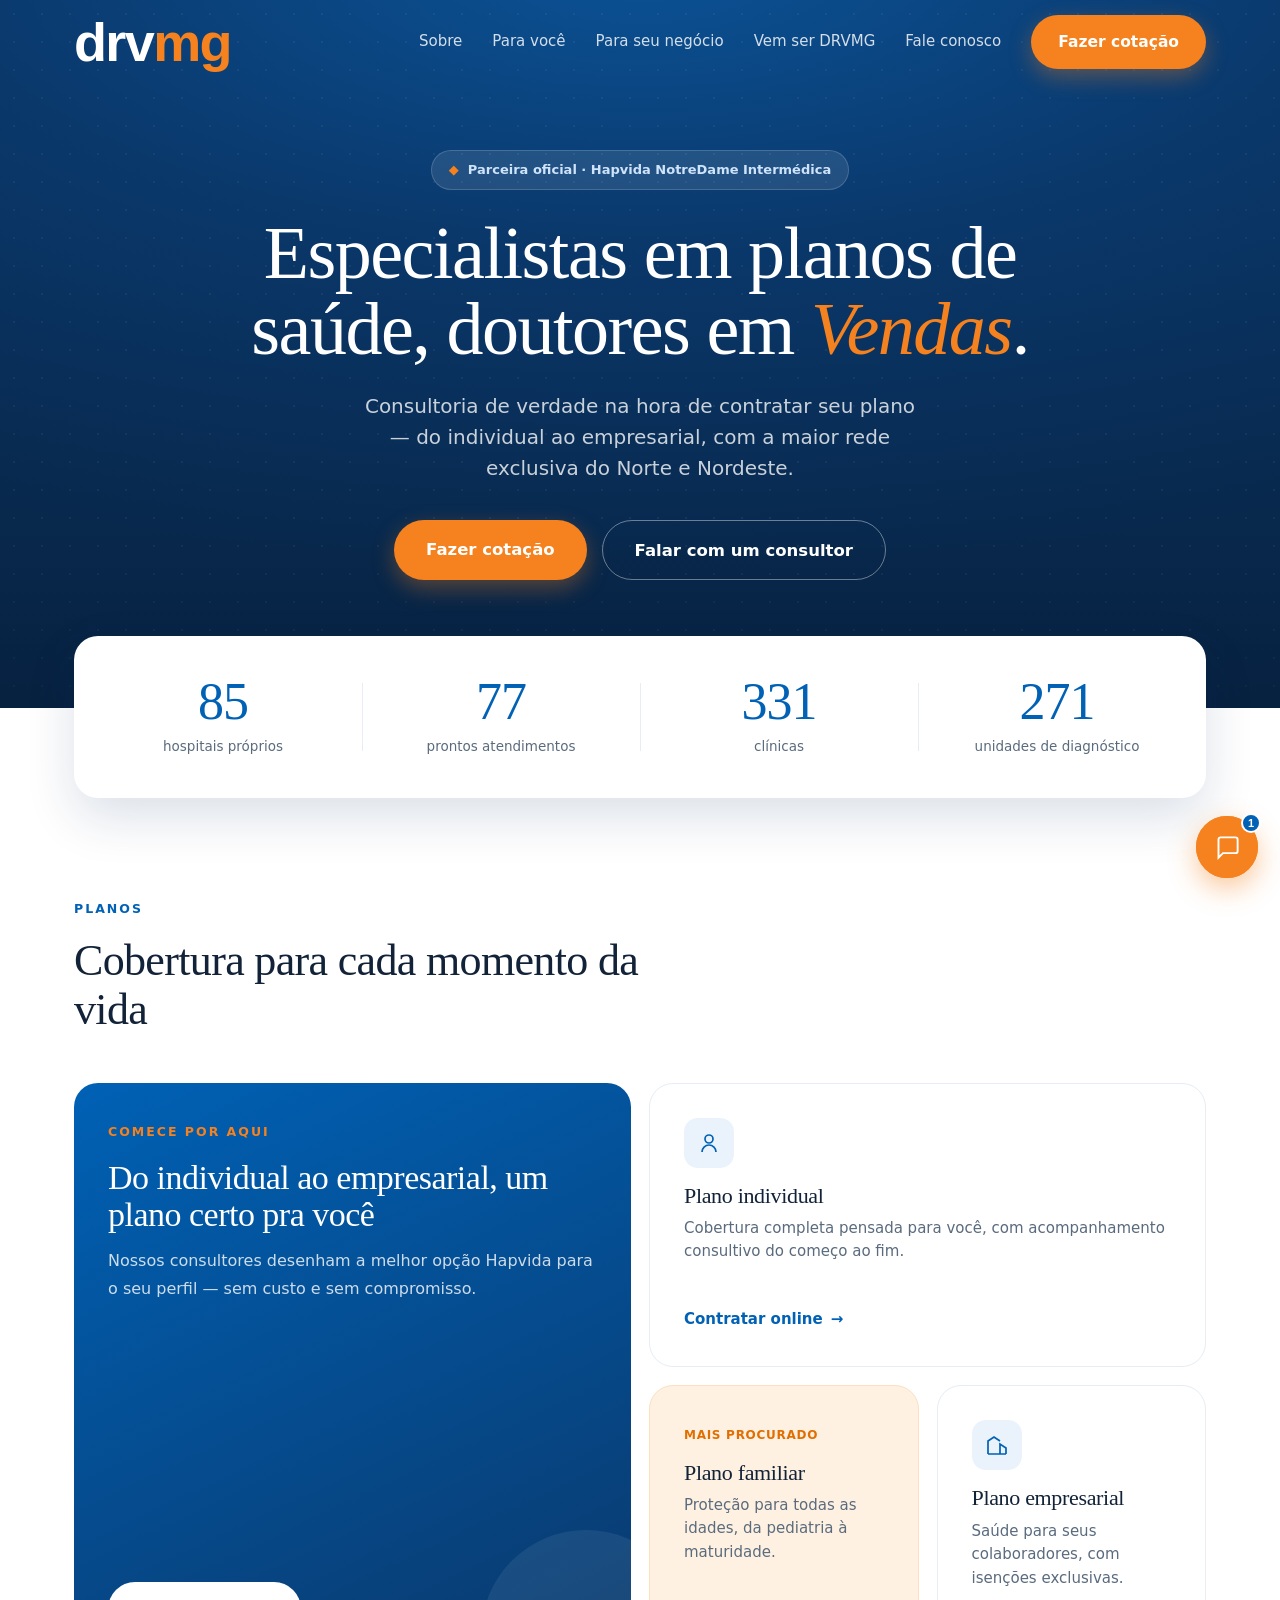
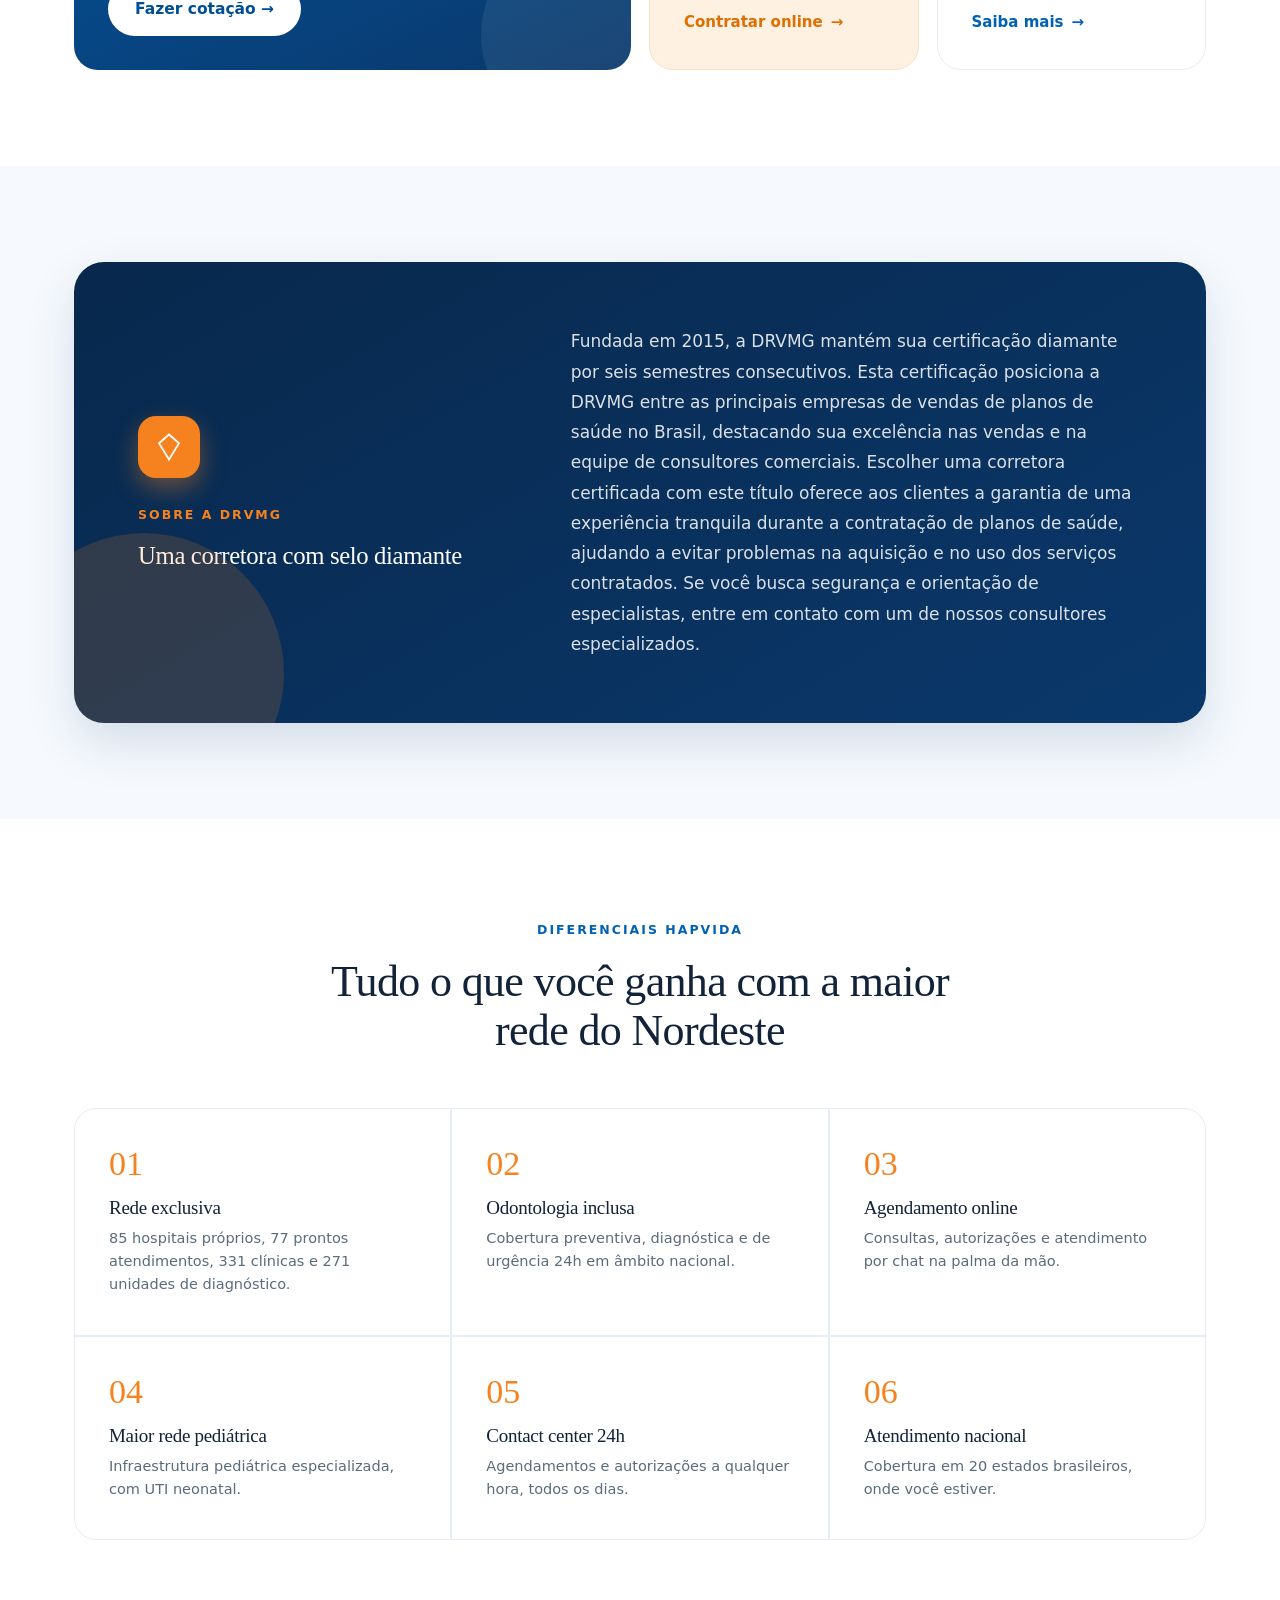
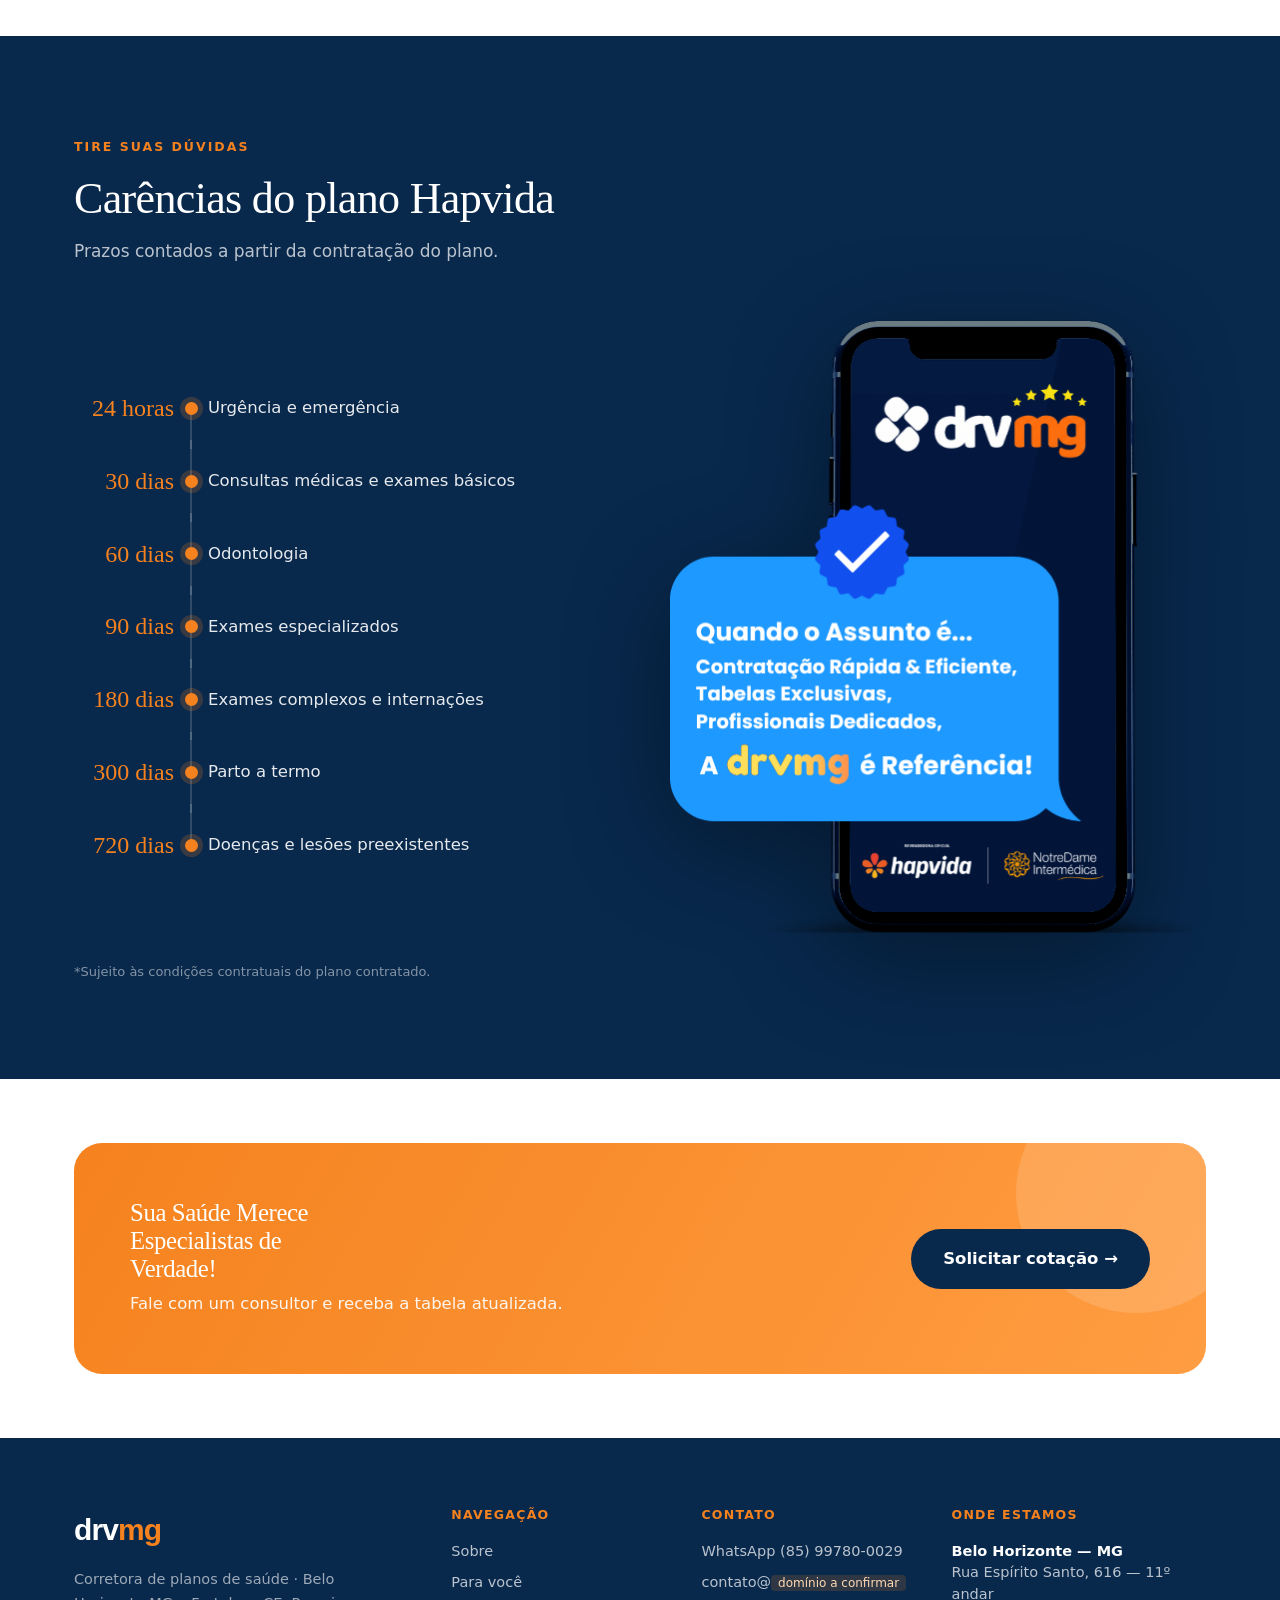
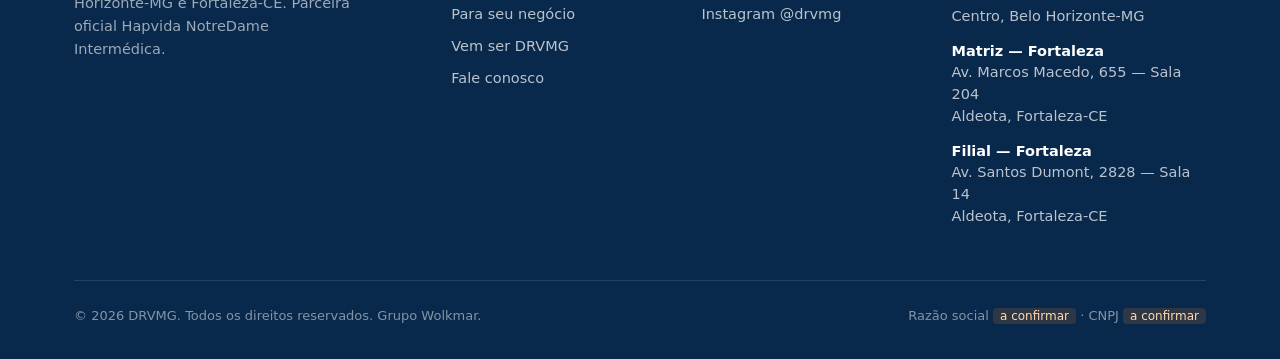
<file: index.html>
<!doctype html>
<html lang="pt-BR">
<head>
<meta charset="utf-8" />
<meta name="viewport" content="width=device-width, initial-scale=1" />
<title>DRVMG — Planos de Saúde Hapvida em Minas Gerais | Parceira Oficial</title>
<meta name="description" content="Corretora certificação diamante no Hapvida NotreDame Intermédica. Planos individual, familiar e empresarial em Minas Gerais com atendimento consultivo." />
<link rel="preconnect" href="https://fonts.googleapis.com" />
<link rel="preconnect" href="https://fonts.gstatic.com" crossorigin />
<link href="https://fonts.googleapis.com/css2?family=Newsreader:ital,opsz,wght@0,6..72,300;0,6..72,400;0,6..72,500;1,6..72,400;1,6..72,500&family=Hanken+Grotesk:wght@400;500;600;700&display=swap" rel="stylesheet" />
<link rel="stylesheet" href="assets/styles.css" />

<!--seo:start-->
<link rel="canonical" href="https://drvmg.com.br/" />
<meta name="robots" content="index, follow, max-image-preview:large, max-snippet:-1" />
<meta name="author" content="DRVMG" />
<meta name="theme-color" content="#0061B5" />
<meta name="referrer" content="strict-origin-when-cross-origin" />
<meta http-equiv="Content-Security-Policy" content="default-src 'self'; script-src 'self' 'unsafe-inline'; style-src 'self' 'unsafe-inline' https://fonts.googleapis.com; font-src 'self' https://fonts.gstatic.com; img-src 'self' data:; connect-src 'self'; base-uri 'self'; form-action 'self'; frame-ancestors 'none'; object-src 'none'" />
<meta name="geo.region" content="BR-MG" />
<meta name="geo.placename" content="Minas Gerais" />
<meta property="og:type" content="website" />
<meta property="og:site_name" content="DRVMG" />
<meta property="og:locale" content="pt_BR" />
<meta property="og:url" content="https://drvmg.com.br/" />
<meta property="og:title" content="DRVMG — Planos de Saúde Hapvida em Minas Gerais | Parceira Oficial" />
<meta property="og:description" content="Corretora certificação diamante no Hapvida NotreDame Intermédica. Planos individual, familiar e empresarial em Minas Gerais com atendimento consultivo." />
<meta property="og:image" content="https://drvmg.com.br/og-image.png" />
<meta property="og:image:width" content="1200" />
<meta property="og:image:height" content="630" />
<meta property="og:image:alt" content="DRVMG — Planos de Saúde Hapvida" />
<meta name="twitter:card" content="summary_large_image" />
<meta name="twitter:title" content="DRVMG — Planos de Saúde Hapvida em Minas Gerais | Parceira Oficial" />
<meta name="twitter:description" content="Corretora certificação diamante no Hapvida NotreDame Intermédica. Planos individual, familiar e empresarial em Minas Gerais com atendimento consultivo." />
<meta name="twitter:image" content="https://drvmg.com.br/og-image.png" />
<link rel="icon" href="/favicon.ico" sizes="any" />
<link rel="icon" href="/favicon.svg" type="image/svg+xml" />
<link rel="apple-touch-icon" href="/apple-touch-icon.png" />
<link rel="manifest" href="/site.webmanifest" />
<script type="application/ld+json">{"@context":"https://schema.org","@type":"InsuranceAgency","@id":"https://drvmg.com.br/#organizacao","name":"DRVMG","alternateName":"DRVMG Corretora de Planos de Saúde","url":"https://drvmg.com.br/","logo":"https://drvmg.com.br/icon-512.png","image":"https://drvmg.com.br/og-image.png","description":"Corretora certificação diamante no Hapvida NotreDame Intermédica. Planos individual, familiar e empresarial em Minas Gerais com atendimento consultivo.","telephone":"+55-85-99780-0029","foundingDate":"2015","priceRange":"$","areaServed":["Minas Gerais","Belo Horizonte","Fortaleza"],"address":[{"@type":"PostalAddress","streetAddress":"Rua Espírito Santo, 616 - 11º andar - Centro","addressLocality":"Belo Horizonte","addressRegion":"MG","addressCountry":"BR"},{"@type":"PostalAddress","streetAddress":"Av. Marcos Macedo, 655 - Sala 204 - Aldeota","addressLocality":"Fortaleza","addressRegion":"CE","postalCode":"60150-190","addressCountry":"BR"}],"sameAs":["https://instagram.com/drvmg"],"knowsAbout":["Planos de saúde","Hapvida NotreDame Intermédica","Plano empresarial","Plano familiar"]}</script>
<!--seo:end-->
</head>
<body data-page="home">
<main>
  <section class="hero">
    <div class="wrap"><div class="inner">
      <span class="hpill rv"><span class="dm">◆</span> Parceira oficial · Hapvida NotreDame Intermédica</span>
      <h1 class="rv d1">Especialistas em planos de saúde, doutores em <span class="mk">Vendas</span>.</h1>
      <p class="lede rv d2">Consultoria de verdade na hora de contratar seu plano — do individual ao empresarial, com a maior rede exclusiva do Norte e Nordeste.</p>
      <div class="hero-cta rv d3">
        <a class="btn btn-orange btn-lg" href="cotacao.html">Fazer cotação</a>
        <button class="btn btn-lineW btn-lg" data-wa="Olá! Gostaria de falar com um consultor da DRVMG.">Falar com um consultor</button>
      </div>
    </div></div>
  </section>

  <div class="wrap">
    <div class="statbar rv">
      <div class="stat"><div class="n">85</div><div class="t">hospitais próprios</div></div>
      <div class="stat"><div class="n">77</div><div class="t">prontos atendimentos</div></div>
      <div class="stat"><div class="n">331</div><div class="t">clínicas</div></div>
      <div class="stat"><div class="n">271</div><div class="t">unidades de diagnóstico</div></div>
    </div>
  </div>

  <section class="pad">
    <div class="wrap">
      <div class="sechead rv"><span class="over">Planos</span><h2>Cobertura para cada momento da vida</h2></div>
      <div class="bento">
        <div class="tile tA rv">
          <div>
            <span class="over">Comece por aqui</span>
            <h3>Do individual ao empresarial, um plano certo pra você</h3>
            <p>Nossos consultores desenham a melhor opção Hapvida para o seu perfil — sem custo e sem compromisso.</p>
          </div>
          <a class="btn btn-white" href="cotacao.html">Fazer cotação →</a>
        </div>
        <div class="tile tB rv d1">
          <div>
            <div class="pic"><svg width="24" height="24" viewBox="0 0 24 24" fill="none" stroke="currentColor" stroke-width="1.7"><circle cx="12" cy="8" r="4"/><path d="M5 21a7 7 0 0 1 14 0"/></svg></div>
            <h4>Plano individual</h4>
            <p class="desc">Cobertura completa pensada para você, com acompanhamento consultivo do começo ao fim.</p>
          </div>
          <a class="go" href="cotacao.html">Contratar online <span class="arw">→</span></a>
        </div>
        <div class="tile tC rv d2">
          <div>
            <span class="tag">Mais procurado</span>
            <h4 style="margin-top:12px">Plano familiar</h4>
            <p class="desc">Proteção para todas as idades, da pediatria à maturidade.</p>
          </div>
          <a class="go" href="cotacao.html">Contratar online <span class="arw">→</span></a>
        </div>
        <div class="tile tD rv d2">
          <div>
            <div class="pic"><svg width="24" height="24" viewBox="0 0 24 24" fill="none" stroke="currentColor" stroke-width="1.7"><path d="M3 21V8l6-4 6 4M15 21V11l6 4v6M3 21h18M7 12h0M11 12h0"/></svg></div>
            <h4>Plano empresarial</h4>
            <p class="desc">Saúde para seus colaboradores, com isenções exclusivas.</p>
          </div>
          <a class="go" href="para-seu-negocio.html">Saiba mais <span class="arw">→</span></a>
        </div>
      </div>
    </div>
  </section>

  <section class="pad bg-paper">
    <div class="wrap">
      <div class="instcard rv">
        <div>
          <div class="seal"><svg width="30" height="30" viewBox="0 0 24 24" fill="none" stroke="#fff" stroke-width="1.4"><path d="M12 2 4 9l8 13 8-13-8-7Z"/></svg></div>
          <span class="over">Sobre a DRVMG</span>
          <h2>Uma corretora com selo diamante</h2>
        </div>
        <div>
          <p>Fundada em 2015, a DRVMG mantém sua certificação diamante por seis semestres consecutivos. Esta certificação posiciona a DRVMG entre as principais empresas de vendas de planos de saúde no Brasil, destacando sua excelência nas vendas e na equipe de consultores comerciais. Escolher uma corretora certificada com este título oferece aos clientes a garantia de uma experiência tranquila durante a contratação de planos de saúde, ajudando a evitar problemas na aquisição e no uso dos serviços contratados. Se você busca segurança e orientação de especialistas, entre em contato com um de nossos consultores especializados.</p>
        </div>
      </div>
    </div>
  </section>

  <section class="pad">
    <div class="wrap">
      <div class="sechead center rv"><span class="over">Diferenciais Hapvida</span><h2>Tudo o que você ganha com a maior rede do Nordeste</h2></div>
      <div class="bengrid">
        <div class="ben rv"><div class="ix">01</div><h4>Rede exclusiva</h4><p>85 hospitais próprios, 77 prontos atendimentos, 331 clínicas e 271 unidades de diagnóstico.</p></div>
        <div class="ben rv d1"><div class="ix">02</div><h4>Odontologia inclusa</h4><p>Cobertura preventiva, diagnóstica e de urgência 24h em âmbito nacional.</p></div>
        <div class="ben rv d2"><div class="ix">03</div><h4>Agendamento online</h4><p>Consultas, autorizações e atendimento por chat na palma da mão.</p></div>
        <div class="ben rv"><div class="ix">04</div><h4>Maior rede pediátrica</h4><p>Infraestrutura pediátrica especializada, com UTI neonatal.</p></div>
        <div class="ben rv d1"><div class="ix">05</div><h4>Contact center 24h</h4><p>Agendamentos e autorizações a qualquer hora, todos os dias.</p></div>
        <div class="ben rv d2"><div class="ix">06</div><h4>Atendimento nacional</h4><p>Cobertura em 20 estados brasileiros, onde você estiver.</p></div>
      </div>
    </div>
  </section>

  <section class="pad care">
    <div class="wrap">
      <div class="sechead rv"><span class="over" style="color:var(--orange)">Tire suas dúvidas</span><h2>Carências do plano Hapvida</h2><p>Prazos contados a partir da contratação do plano.</p></div>
      <div class="care-grid">
      <div class="tline rv d1">
        <div class="titem"><div class="pz">24 horas</div><div class="cnx"><span class="dot"></span></div><div class="cv">Urgência e emergência</div></div>
        <div class="titem"><div class="pz">30 dias</div><div class="cnx"><span class="dot"></span></div><div class="cv">Consultas médicas e exames básicos</div></div>
        <div class="titem"><div class="pz">60 dias</div><div class="cnx"><span class="dot"></span></div><div class="cv">Odontologia</div></div>
        <div class="titem"><div class="pz">90 dias</div><div class="cnx"><span class="dot"></span></div><div class="cv">Exames especializados</div></div>
        <div class="titem"><div class="pz">180 dias</div><div class="cnx"><span class="dot"></span></div><div class="cv">Exames complexos e internações</div></div>
        <div class="titem"><div class="pz">300 dias</div><div class="cnx"><span class="dot"></span></div><div class="cv">Parto a termo</div></div>
        <div class="titem"><div class="pz">720 dias</div><div class="cnx"><span class="dot"></span></div><div class="cv">Doenças e lesões preexistentes</div></div>
      </div>
      <div class="care-media rv d2"><img src="assets/carencias-drvmg.png" alt="DRVMG — parceira oficial Hapvida NotreDame Intermédica: contratação rápida e eficiente, tabelas exclusivas e profissionais dedicados." loading="lazy" width="1366" height="768"></div>
      </div>
      <p class="carenote">*Sujeito às condições contratuais do plano contratado.</p>
    </div>
  </section>

  <section class="pad-sm">
    <div class="wrap">
      <div class="bandcard rv">
        <div><h2>Sua Saúde Merece Especialistas de Verdade!</h2><p>Fale com um consultor e receba a tabela atualizada.</p></div>
        <a class="btn btn-dk" href="cotacao.html">Solicitar cotação →</a>
      </div>
    </div>
  </section>
</main>
<script src="assets/app.js"></script>
</body>
</html>
</file>
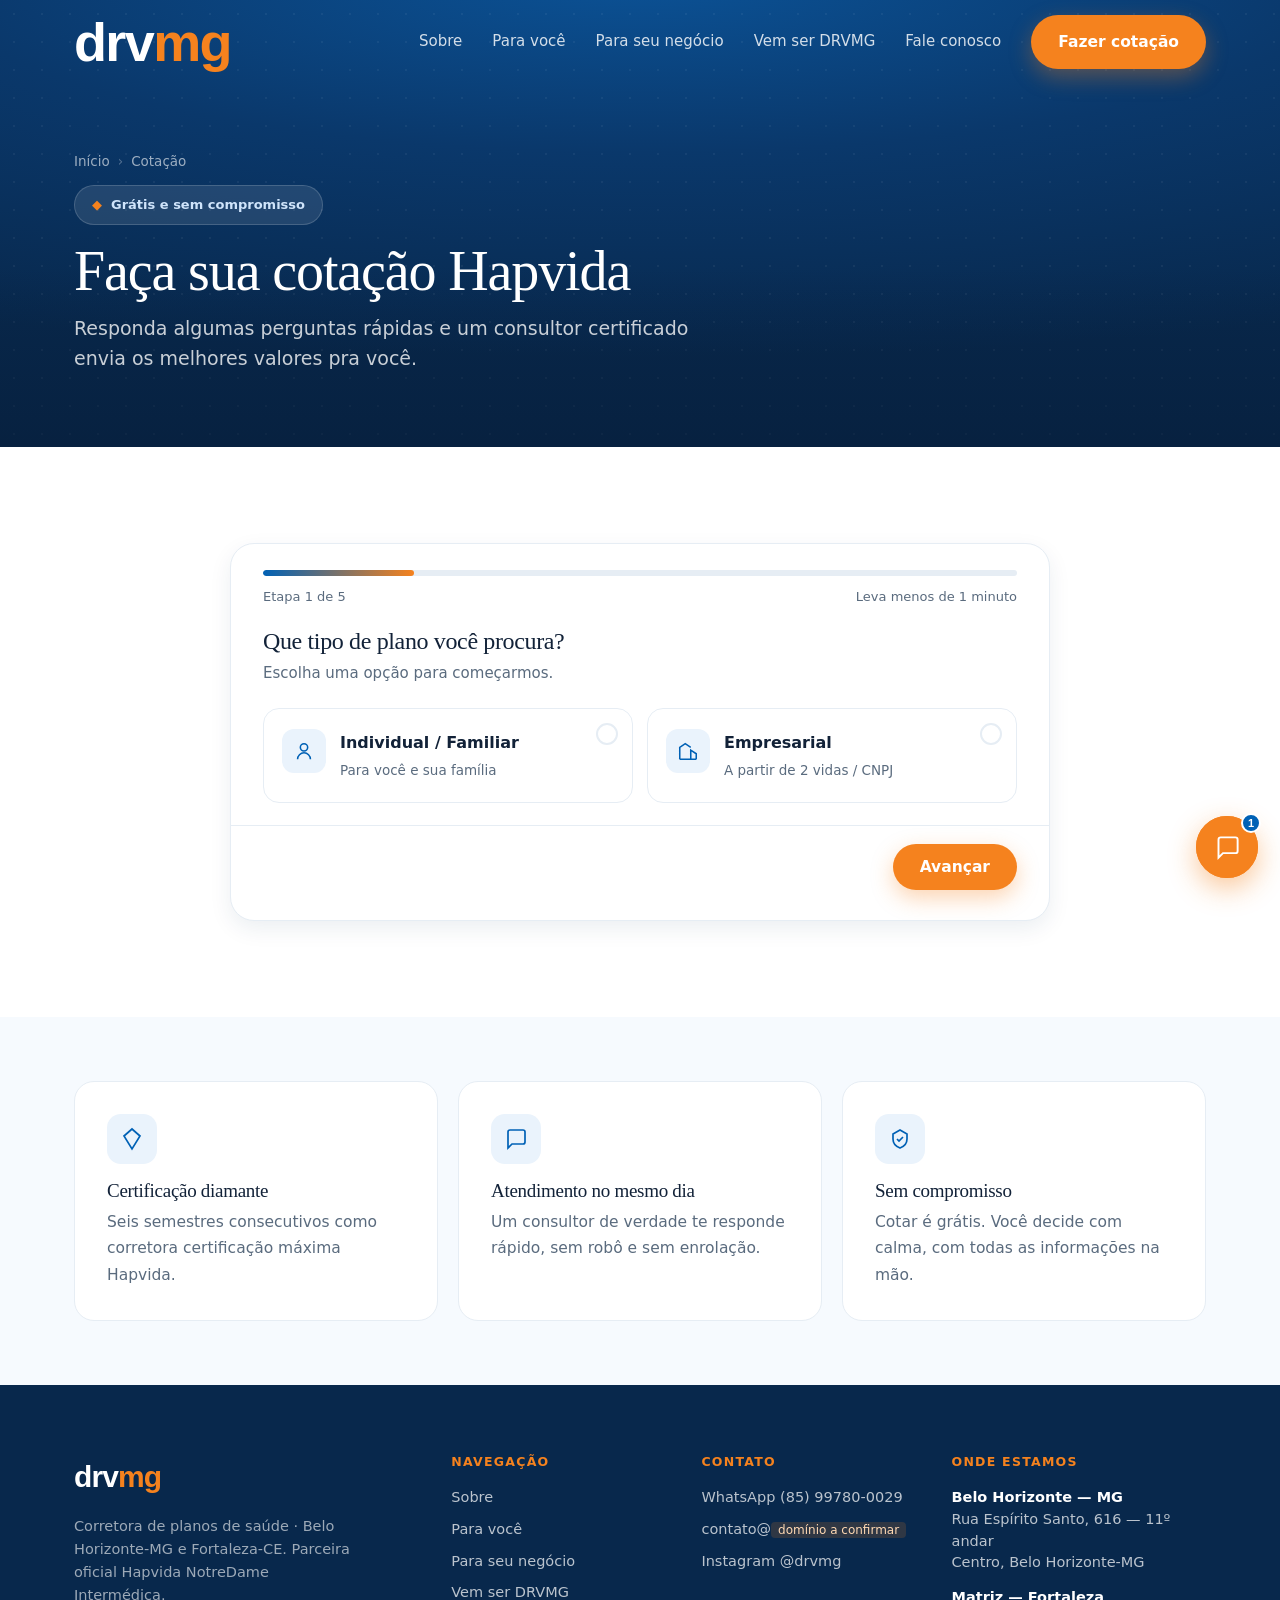
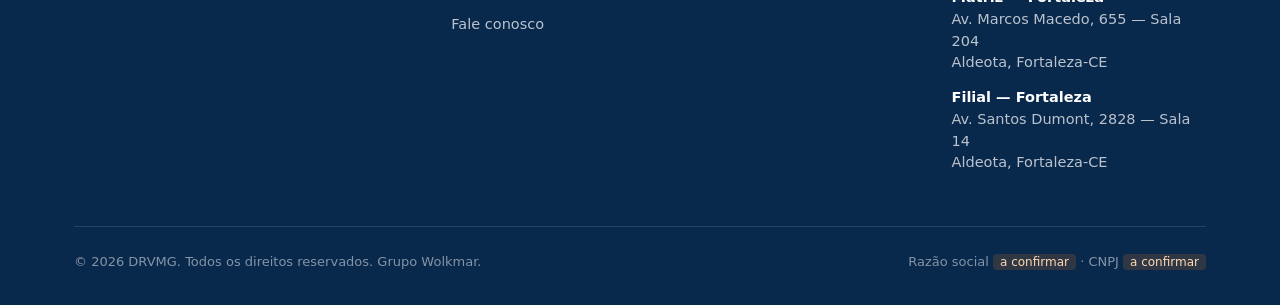
<file: cotacao.html>
<!doctype html>
<html lang="pt-BR">
<head>
<meta charset="utf-8" />
<meta name="viewport" content="width=device-width, initial-scale=1" />
<title>Cotação de plano de saúde Hapvida | DRVMG</title>
<meta name="description" content="Monte sua cotação Hapvida em menos de 1 minuto — individual, familiar ou empresarial. Sem compromisso, com um consultor certificado da DRVMG." />
<link rel="preconnect" href="https://fonts.googleapis.com" />
<link rel="preconnect" href="https://fonts.gstatic.com" crossorigin />
<link href="https://fonts.googleapis.com/css2?family=Newsreader:ital,opsz,wght@0,6..72,300;0,6..72,400;0,6..72,500;1,6..72,400;1,6..72,500&family=Hanken+Grotesk:wght@400;500;600;700&display=swap" rel="stylesheet" />
<link rel="stylesheet" href="assets/styles.css" />

<!--seo:start-->
<link rel="canonical" href="https://drvmg.com.br/cotacao.html" />
<meta name="robots" content="index, follow, max-image-preview:large, max-snippet:-1" />
<meta name="author" content="DRVMG" />
<meta name="theme-color" content="#0061B5" />
<meta name="referrer" content="strict-origin-when-cross-origin" />
<meta http-equiv="Content-Security-Policy" content="default-src 'self'; script-src 'self' 'unsafe-inline'; style-src 'self' 'unsafe-inline' https://fonts.googleapis.com; font-src 'self' https://fonts.gstatic.com; img-src 'self' data:; connect-src 'self'; base-uri 'self'; form-action 'self'; frame-ancestors 'none'; object-src 'none'" />
<meta name="geo.region" content="BR-MG" />
<meta name="geo.placename" content="Minas Gerais" />
<meta property="og:type" content="website" />
<meta property="og:site_name" content="DRVMG" />
<meta property="og:locale" content="pt_BR" />
<meta property="og:url" content="https://drvmg.com.br/cotacao.html" />
<meta property="og:title" content="Cotação de plano de saúde Hapvida | DRVMG" />
<meta property="og:description" content="Monte sua cotação Hapvida em menos de 1 minuto — individual, familiar ou empresarial. Sem compromisso, com um consultor certificado da DRVMG." />
<meta property="og:image" content="https://drvmg.com.br/og-image.png" />
<meta property="og:image:width" content="1200" />
<meta property="og:image:height" content="630" />
<meta property="og:image:alt" content="DRVMG — Planos de Saúde Hapvida" />
<meta name="twitter:card" content="summary_large_image" />
<meta name="twitter:title" content="Cotação de plano de saúde Hapvida | DRVMG" />
<meta name="twitter:description" content="Monte sua cotação Hapvida em menos de 1 minuto — individual, familiar ou empresarial. Sem compromisso, com um consultor certificado da DRVMG." />
<meta name="twitter:image" content="https://drvmg.com.br/og-image.png" />
<link rel="icon" href="/favicon.ico" sizes="any" />
<link rel="icon" href="/favicon.svg" type="image/svg+xml" />
<link rel="apple-touch-icon" href="/apple-touch-icon.png" />
<link rel="manifest" href="/site.webmanifest" />
<script type="application/ld+json">[{"@context":"https://schema.org","@type":"InsuranceAgency","@id":"https://drvmg.com.br/#organizacao","name":"DRVMG","alternateName":"DRVMG Corretora de Planos de Saúde","url":"https://drvmg.com.br/","logo":"https://drvmg.com.br/icon-512.png","image":"https://drvmg.com.br/og-image.png","description":"Corretora certificação diamante no Hapvida NotreDame Intermédica. Planos individual, familiar e empresarial em Minas Gerais com atendimento consultivo.","telephone":"+55-85-99780-0029","foundingDate":"2015","priceRange":"$","areaServed":["Minas Gerais","Belo Horizonte","Fortaleza"],"address":[{"@type":"PostalAddress","streetAddress":"Rua Espírito Santo, 616 - 11º andar - Centro","addressLocality":"Belo Horizonte","addressRegion":"MG","addressCountry":"BR"},{"@type":"PostalAddress","streetAddress":"Av. Marcos Macedo, 655 - Sala 204 - Aldeota","addressLocality":"Fortaleza","addressRegion":"CE","postalCode":"60150-190","addressCountry":"BR"}],"sameAs":["https://instagram.com/drvmg"],"knowsAbout":["Planos de saúde","Hapvida NotreDame Intermédica","Plano empresarial","Plano familiar"]},{"@context":"https://schema.org","@type":"BreadcrumbList","itemListElement":[{"@type":"ListItem","position":1,"name":"Início","item":"https://drvmg.com.br/"},{"@type":"ListItem","position":2,"name":"Cotação","item":"https://drvmg.com.br/cotacao.html"}]}]</script>
<!--seo:end-->
</head>
<body data-page="cotacao" data-nopopup>
<main>
  <section class="hero hero-sm">
    <div class="wrap"><div class="inner">
      <div class="crumbs rv"><a href="index.html">Início</a><span class="sep">›</span><span>Cotação</span></div>
      <span class="hpill rv d1" style="margin-top:12px"><span class="dm">◆</span> Grátis e sem compromisso</span>
      <h1 class="rv d1">Faça sua cotação Hapvida</h1>
      <p class="lede rv d2">Responda algumas perguntas rápidas e um consultor certificado envia os melhores valores pra você.</p>
    </div></div>
  </section>

  <section class="pad">
    <div class="wrap">
      <div class="wizard rv" id="quoteWizard">
        <form id="wzForm" novalidate>
          <div class="wz-top">
            <div class="wz-bar"><div class="wz-fill"></div></div>
            <div class="wz-meta"><span>Etapa <span class="cur">1</span> de 5</span><span>Leva menos de 1 minuto</span></div>
          </div>
          <div class="wz-body">

            <div class="wz-step">
              <h3>Que tipo de plano você procura?</h3>
              <p class="stx">Escolha uma opção para começarmos.</p>
              <div class="opt-cards cols-2" data-required>
                <label class="opt"><input type="radio" name="tipo" value="Individual ou familiar">
                  <span class="oi"><svg width="22" height="22" viewBox="0 0 24 24" fill="none" stroke="currentColor" stroke-width="1.7"><circle cx="12" cy="8" r="4"/><path d="M5 21a7 7 0 0 1 14 0"/></svg></span>
                  <div><div class="ot">Individual / Familiar</div><div class="od">Para você e sua família</div></div>
                  <span class="chkmark"><svg width="12" height="12" viewBox="0 0 24 24" fill="none" stroke="currentColor" stroke-width="3"><path d="M20 6 9 17l-5-5"/></svg></span>
                </label>
                <label class="opt"><input type="radio" name="tipo" value="Empresarial">
                  <span class="oi"><svg width="22" height="22" viewBox="0 0 24 24" fill="none" stroke="currentColor" stroke-width="1.7"><path d="M3 21V8l6-4 6 4M15 21V11l6 4v6M3 21h18"/></svg></span>
                  <div><div class="ot">Empresarial</div><div class="od">A partir de 2 vidas / CNPJ</div></div>
                  <span class="chkmark"><svg width="12" height="12" viewBox="0 0 24 24" fill="none" stroke="currentColor" stroke-width="3"><path d="M20 6 9 17l-5-5"/></svg></span>
                </label>
              </div>
              <div class="errmsg">Selecione uma opção para continuar.</div>
            </div>

            <div class="wz-step">
              <h3>Quem vai usar o plano?</h3>
              <p class="stx">Isso ajuda a calcular o valor mais preciso.</p>
              <div data-block="pf">
                <div class="field"><label>Idade de cada pessoa</label><span class="hint">Adicione uma linha por pessoa que entrará no plano.</span></div>
                <div class="ages" id="ages"></div>
                <button type="button" class="addage" id="addAge"><svg width="16" height="16" viewBox="0 0 24 24" fill="none" stroke="currentColor" stroke-width="2"><path d="M12 5v14M5 12h14"/></svg> Adicionar pessoa</button>
                <div class="errmsg" id="agesWarn">Informe pelo menos uma idade.</div>
              </div>
              <div data-block="emp" style="display:none">
                <div class="row-2">
                  <div class="field"><label for="vidas">Nº de vidas</label><input class="input" id="vidas" type="number" min="2" placeholder="Ex.: 12" required><span class="errmsg">Informe o número de vidas.</span></div>
                  <div class="field"><label for="cnpj">CNPJ da empresa</label><input class="input" id="cnpj" placeholder="00.000.000/0001-00" required><span class="errmsg">Informe o CNPJ.</span></div>
                </div>
                <p class="hint">Planos empresariais têm isenção de carências de 30 a 99 vidas e condições especiais.</p>
              </div>
            </div>

            <div class="wz-step">
              <h3>Suas preferências</h3>
              <p class="stx">Personalize a cobertura do jeito que você precisa.</p>
              <div class="field"><label for="cidade">Cidade de atendimento</label>
                <select class="select" id="cidade" required>
                  <option value="">Selecione...</option>
                  <option>Fortaleza</option><option>Aquiraz</option><option>Eusébio</option><option>Caucaia</option><option>Maracanaú</option><option>Maranguape</option>
                </select><span class="errmsg">Selecione a cidade.</span>
              </div>
              <div class="field"><label>Acomodação</label>
                <div class="opt-cards cols-2" data-required>
                  <label class="opt"><input type="radio" name="acomodacao" value="Enfermaria"><div><div class="ot">Enfermaria</div><div class="od">Quarto coletivo</div></div><span class="chkmark"><svg width="12" height="12" viewBox="0 0 24 24" fill="none" stroke="currentColor" stroke-width="3"><path d="M20 6 9 17l-5-5"/></svg></span></label>
                  <label class="opt"><input type="radio" name="acomodacao" value="Apartamento"><div><div class="ot">Apartamento</div><div class="od">Quarto individual</div></div><span class="chkmark"><svg width="12" height="12" viewBox="0 0 24 24" fill="none" stroke="currentColor" stroke-width="3"><path d="M20 6 9 17l-5-5"/></svg></span></label>
                </div>
                <div class="errmsg">Escolha a acomodação.</div>
              </div>
              <div class="row-2">
                <div class="field"><label>Coparticipação</label>
                  <div class="opt-cards cols-2">
                    <label class="opt"><div><div class="ot">Com</div></div><input type="radio" name="copart" value="Com coparticipação"><span class="chkmark"><svg width="12" height="12" viewBox="0 0 24 24" fill="none" stroke="currentColor" stroke-width="3"><path d="M20 6 9 17l-5-5"/></svg></span></label>
                    <label class="opt"><div><div class="ot">Sem</div></div><input type="radio" name="copart" value="Sem coparticipação"><span class="chkmark"><svg width="12" height="12" viewBox="0 0 24 24" fill="none" stroke="currentColor" stroke-width="3"><path d="M20 6 9 17l-5-5"/></svg></span></label>
                  </div>
                </div>
                <div class="field"><label>Odontológico</label>
                  <div class="opt-cards cols-2">
                    <label class="opt"><div><div class="ot">Sim</div></div><input type="radio" name="odonto" value="Com odontológico"><span class="chkmark"><svg width="12" height="12" viewBox="0 0 24 24" fill="none" stroke="currentColor" stroke-width="3"><path d="M20 6 9 17l-5-5"/></svg></span></label>
                    <label class="opt"><div><div class="ot">Não</div></div><input type="radio" name="odonto" value="Sem odontológico"><span class="chkmark"><svg width="12" height="12" viewBox="0 0 24 24" fill="none" stroke="currentColor" stroke-width="3"><path d="M20 6 9 17l-5-5"/></svg></span></label>
                  </div>
                </div>
              </div>
            </div>

            <div class="wz-step">
              <h3>Para onde te enviamos a cotação?</h3>
              <p class="stx">Um consultor entra em contato com os valores.</p>
              <div class="field"><label for="wn">Nome completo</label><input class="input" id="wn" required placeholder="Seu nome"><span class="errmsg">Informe seu nome.</span></div>
              <div class="row-2">
                <div class="field"><label for="ww">WhatsApp</label><input class="input" id="ww" required inputmode="tel" placeholder="(85) 90000-0000"><span class="errmsg">Informe um WhatsApp válido.</span></div>
                <div class="field"><label for="we">E-mail <span class="hint">(opcional)</span></label><input class="input" id="we" type="email" placeholder="voce@email.com"><span class="errmsg">E-mail inválido.</span></div>
              </div>
            </div>

            <div class="wz-step">
              <h3>Confira e envie</h3>
              <p class="stx">Revise os dados antes de enviar ao consultor.</p>
              <div class="wz-summary" id="wzSummary"></div>
              <button type="button" class="btn btn-orange btn-block btn-lg" id="wzSend">Enviar cotação pelo WhatsApp</button>
              <p style="font-size:12.5px;color:var(--gray-2);margin-top:12px;text-align:center">Você será direcionado ao WhatsApp com seus dados já preenchidos.</p>
            </div>

          </div>
          <div class="wz-nav">
            <button type="button" class="btn btn-ghost" data-back>← Voltar</button>
            <button type="button" class="btn btn-orange" data-next>Avançar</button>
          </div>
        </form>

        <div id="wzDone" class="wz-done" style="display:none">
          <div class="ok-ic"><svg width="34" height="34" viewBox="0 0 24 24" fill="none" stroke="currentColor" stroke-width="2"><path d="M20 6 9 17l-5-5"/></svg></div>
          <h3>Cotação enviada! 🎉</h3>
          <p class="stx" style="max-width:40ch;margin:10px auto 0">Continue a conversa no WhatsApp — nosso consultor já está com seus dados e retorna com os valores.</p>
        </div>
      </div>
    </div>
  </section>

  <section class="pad-sm bg-paper">
    <div class="wrap">
      <div class="grid-3">
        <div class="card rv"><div class="pic"><svg width="24" height="24" viewBox="0 0 24 24" fill="none" stroke="currentColor" stroke-width="1.7"><path d="M12 2 4 9l8 13 8-13-8-7Z"/></svg></div><h4>Certificação diamante</h4><p>Seis semestres consecutivos como corretora certificação máxima Hapvida.</p></div>
        <div class="card rv d1"><div class="pic"><svg width="24" height="24" viewBox="0 0 24 24" fill="none" stroke="currentColor" stroke-width="1.7"><path d="M21 15a2 2 0 0 1-2 2H8l-4 4V5a2 2 0 0 1 2-2h13a2 2 0 0 1 2 2Z"/></svg></div><h4>Atendimento no mesmo dia</h4><p>Um consultor de verdade te responde rápido, sem robô e sem enrolação.</p></div>
        <div class="card rv d2"><div class="pic"><svg width="24" height="24" viewBox="0 0 24 24" fill="none" stroke="currentColor" stroke-width="1.7"><path d="M9 12l2 2 4-4M12 3l7 4v5c0 4.5-3 7.5-7 9-4-1.5-7-4.5-7-9V7l7-4Z"/></svg></div><h4>Sem compromisso</h4><p>Cotar é grátis. Você decide com calma, com todas as informações na mão.</p></div>
      </div>
    </div>
  </section>
</main>
<script src="assets/app.js"></script>
</body>
</html>
</file>
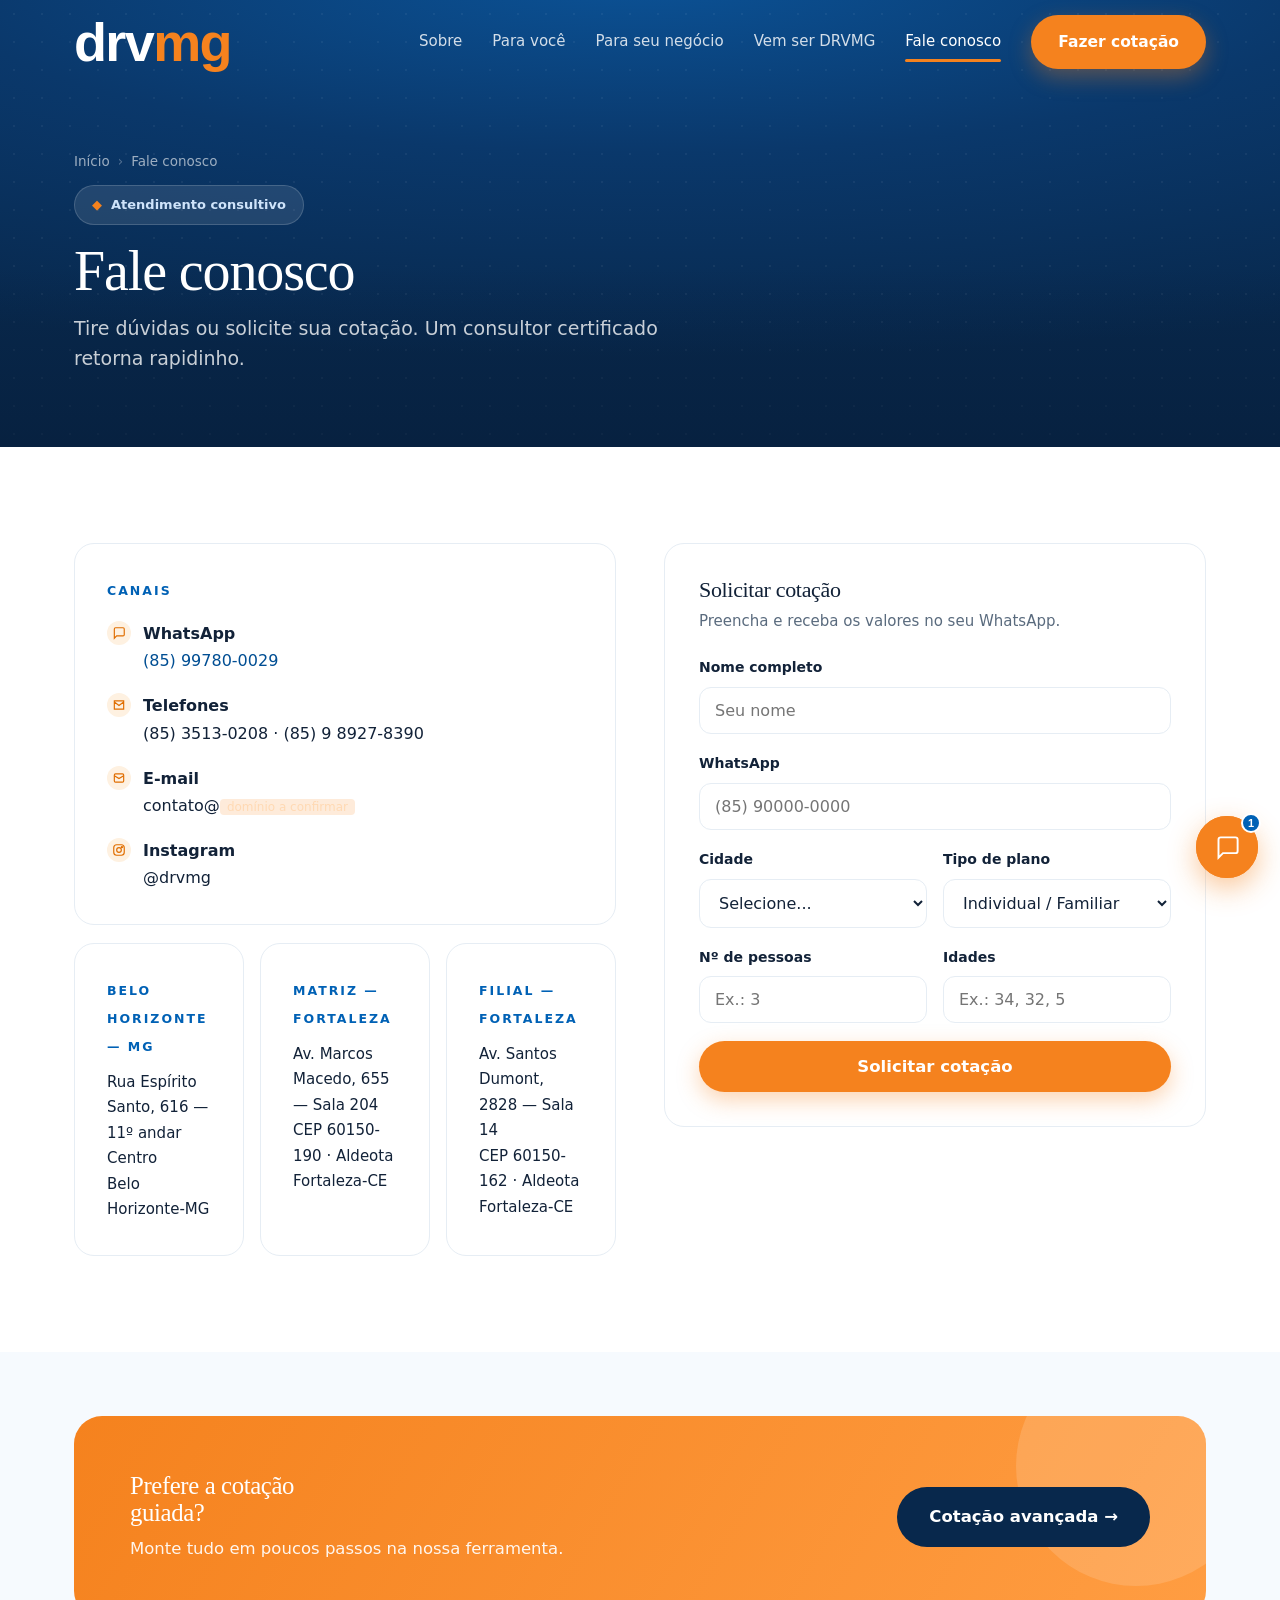
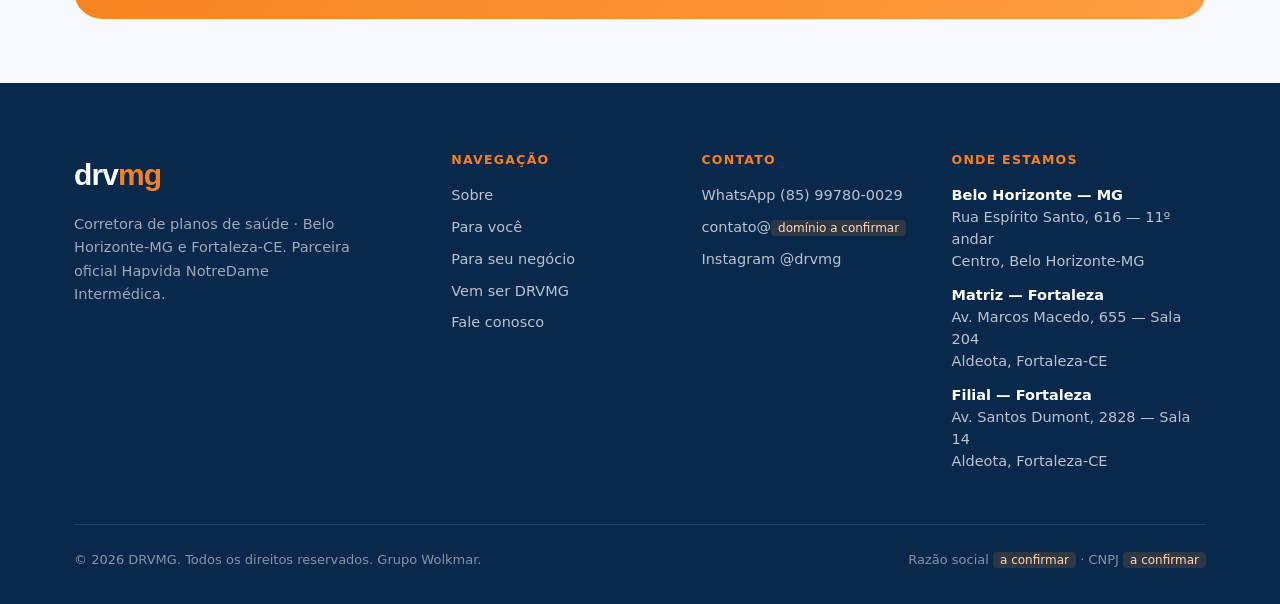
<file: fale-conosco.html>
<!doctype html>
<html lang="pt-BR">
<head>
<meta charset="utf-8" />
<meta name="viewport" content="width=device-width, initial-scale=1" />
<title>Fale conosco | DRVMG — Planos Hapvida em Minas Gerais</title>
<meta name="description" content="Fale com a DRVMG: WhatsApp, telefones, e-mail e endereços. Solicite sua cotação de plano de saúde Hapvida." />
<link rel="preconnect" href="https://fonts.googleapis.com" />
<link rel="preconnect" href="https://fonts.gstatic.com" crossorigin />
<link href="https://fonts.googleapis.com/css2?family=Newsreader:ital,opsz,wght@0,6..72,300;0,6..72,400;0,6..72,500;1,6..72,400;1,6..72,500&family=Hanken+Grotesk:wght@400;500;600;700&display=swap" rel="stylesheet" />
<link rel="stylesheet" href="assets/styles.css" />

<!--seo:start-->
<link rel="canonical" href="https://drvmg.com.br/fale-conosco.html" />
<meta name="robots" content="index, follow, max-image-preview:large, max-snippet:-1" />
<meta name="author" content="DRVMG" />
<meta name="theme-color" content="#0061B5" />
<meta name="referrer" content="strict-origin-when-cross-origin" />
<meta http-equiv="Content-Security-Policy" content="default-src 'self'; script-src 'self' 'unsafe-inline'; style-src 'self' 'unsafe-inline' https://fonts.googleapis.com; font-src 'self' https://fonts.gstatic.com; img-src 'self' data:; connect-src 'self'; base-uri 'self'; form-action 'self'; frame-ancestors 'none'; object-src 'none'" />
<meta name="geo.region" content="BR-MG" />
<meta name="geo.placename" content="Minas Gerais" />
<meta property="og:type" content="website" />
<meta property="og:site_name" content="DRVMG" />
<meta property="og:locale" content="pt_BR" />
<meta property="og:url" content="https://drvmg.com.br/fale-conosco.html" />
<meta property="og:title" content="Fale conosco | DRVMG — Planos Hapvida em Minas Gerais" />
<meta property="og:description" content="Fale com a DRVMG: WhatsApp, telefones, e-mail e endereços. Solicite sua cotação de plano de saúde Hapvida." />
<meta property="og:image" content="https://drvmg.com.br/og-image.png" />
<meta property="og:image:width" content="1200" />
<meta property="og:image:height" content="630" />
<meta property="og:image:alt" content="DRVMG — Planos de Saúde Hapvida" />
<meta name="twitter:card" content="summary_large_image" />
<meta name="twitter:title" content="Fale conosco | DRVMG — Planos Hapvida em Minas Gerais" />
<meta name="twitter:description" content="Fale com a DRVMG: WhatsApp, telefones, e-mail e endereços. Solicite sua cotação de plano de saúde Hapvida." />
<meta name="twitter:image" content="https://drvmg.com.br/og-image.png" />
<link rel="icon" href="/favicon.ico" sizes="any" />
<link rel="icon" href="/favicon.svg" type="image/svg+xml" />
<link rel="apple-touch-icon" href="/apple-touch-icon.png" />
<link rel="manifest" href="/site.webmanifest" />
<script type="application/ld+json">[{"@context":"https://schema.org","@type":"InsuranceAgency","@id":"https://drvmg.com.br/#organizacao","name":"DRVMG","alternateName":"DRVMG Corretora de Planos de Saúde","url":"https://drvmg.com.br/","logo":"https://drvmg.com.br/icon-512.png","image":"https://drvmg.com.br/og-image.png","description":"Corretora certificação diamante no Hapvida NotreDame Intermédica. Planos individual, familiar e empresarial em Minas Gerais com atendimento consultivo.","telephone":"+55-85-99780-0029","foundingDate":"2015","priceRange":"$","areaServed":["Minas Gerais","Belo Horizonte","Fortaleza"],"address":[{"@type":"PostalAddress","streetAddress":"Rua Espírito Santo, 616 - 11º andar - Centro","addressLocality":"Belo Horizonte","addressRegion":"MG","addressCountry":"BR"},{"@type":"PostalAddress","streetAddress":"Av. Marcos Macedo, 655 - Sala 204 - Aldeota","addressLocality":"Fortaleza","addressRegion":"CE","postalCode":"60150-190","addressCountry":"BR"}],"sameAs":["https://instagram.com/drvmg"],"knowsAbout":["Planos de saúde","Hapvida NotreDame Intermédica","Plano empresarial","Plano familiar"]},{"@context":"https://schema.org","@type":"BreadcrumbList","itemListElement":[{"@type":"ListItem","position":1,"name":"Início","item":"https://drvmg.com.br/"},{"@type":"ListItem","position":2,"name":"Fale conosco","item":"https://drvmg.com.br/fale-conosco.html"}]}]</script>
<!--seo:end-->
</head>
<body data-page="fale-conosco" data-nopopup>
<main>
  <section class="hero hero-sm">
    <div class="wrap"><div class="inner">
      <div class="crumbs rv"><a href="index.html">Início</a><span class="sep">›</span><span>Fale conosco</span></div>
      <span class="hpill rv d1" style="margin-top:12px"><span class="dm">◆</span> Atendimento consultivo</span>
      <h1 class="rv d1">Fale conosco</h1>
      <p class="lede rv d2">Tire dúvidas ou solicite sua cotação. Um consultor certificado retorna rapidinho.</p>
    </div></div>
  </section>

  <section class="pad">
    <div class="wrap">
      <div class="grid-2" style="gap:48px;align-items:start">

        <div class="rv">
          <div class="card" style="margin-bottom:18px">
            <span class="over">Canais</span>
            <ul class="list-check" style="margin-top:16px;gap:18px">
              <li><span class="ck"><svg width="14" height="14" viewBox="0 0 24 24" fill="none" stroke="currentColor" stroke-width="2"><path d="M21 15a2 2 0 0 1-2 2H8l-4 4V5a2 2 0 0 1 2-2h13a2 2 0 0 1 2 2Z"/></svg></span><div><b>WhatsApp</b><br><a href="#" data-wa="Olá! Vim pelo site da DRVMG." style="color:var(--blue-700)">(85) 99780-0029</a></div></li>
              <li><span class="ck"><svg width="14" height="14" viewBox="0 0 24 24" fill="none" stroke="currentColor" stroke-width="2"><path d="M4 5h16v14H4zM4 7l8 6 8-6"/></svg></span><div><b>Telefones</b><br>(85) 3513-0208 · (85) 9 8927-8390</div></li>
              <li><span class="ck"><svg width="14" height="14" viewBox="0 0 24 24" fill="none" stroke="currentColor" stroke-width="2"><rect x="4" y="5" width="16" height="14" rx="2"/><path d="M4 8l8 5 8-5"/></svg></span><div><b>E-mail</b><br>contato@<span class="ph">domínio a confirmar</span></div></li>
              <li><span class="ck"><svg width="14" height="14" viewBox="0 0 24 24" fill="none" stroke="currentColor" stroke-width="2"><rect x="3" y="3" width="18" height="18" rx="5"/><circle cx="12" cy="12" r="4"/><circle cx="17" cy="7" r="1"/></svg></span><div><b>Instagram</b><br>@drvmg</div></li>
            </ul>
          </div>
          <div class="grid-3" style="gap:16px">
            <div class="card"><span class="over">Belo Horizonte — MG</span><p style="margin-top:10px;color:var(--ink);font-size:15px">Rua Espírito Santo, 616 — 11º andar<br>Centro<br>Belo Horizonte-MG</p></div>
            <div class="card"><span class="over">Matriz — Fortaleza</span><p style="margin-top:10px;color:var(--ink);font-size:15px">Av. Marcos Macedo, 655 — Sala 204<br>CEP 60150-190 · Aldeota<br>Fortaleza-CE</p></div>
            <div class="card"><span class="over">Filial — Fortaleza</span><p style="margin-top:10px;color:var(--ink);font-size:15px">Av. Santos Dumont, 2828 — Sala 14<br>CEP 60150-162 · Aldeota<br>Fortaleza-CE</p></div>
          </div>
        </div>

        <div class="card rv d1" style="padding:34px">
          <h3 style="margin-bottom:6px">Solicitar cotação</h3>
          <p style="color:var(--gray);font-size:15px;margin-bottom:22px">Preencha e receba os valores no seu WhatsApp.</p>
          <form data-waform="Solicitação de cotação — site DRVMG" novalidate>
            <div class="field"><label for="fn">Nome completo</label><input class="input" id="fn" data-label="Nome" required placeholder="Seu nome"><span class="errmsg">Informe seu nome.</span></div>
            <div class="field"><label for="fw">WhatsApp</label><input class="input" id="fw" data-label="WhatsApp" required inputmode="tel" placeholder="(85) 90000-0000"><span class="errmsg">Informe um WhatsApp válido.</span></div>
            <div class="row-2">
              <div class="field"><label for="fc">Cidade</label>
                <select class="select" id="fc" data-label="Cidade" required>
                  <option value="">Selecione...</option><option>Fortaleza</option><option>Aquiraz</option><option>Eusébio</option><option>Caucaia</option><option>Maracanaú</option><option>Maranguape</option>
                </select><span class="errmsg">Selecione a cidade.</span>
              </div>
              <div class="field"><label for="ft">Tipo de plano</label>
                <select class="select" id="ft" data-label="Tipo de plano"><option>Individual / Familiar</option><option>Empresarial</option></select>
              </div>
            </div>
            <div class="row-2">
              <div class="field"><label for="fp">Nº de pessoas</label><input class="input" id="fp" type="number" min="1" data-label="Nº de pessoas" placeholder="Ex.: 3"></div>
              <div class="field"><label for="fi">Idades</label><input class="input" id="fi" data-label="Idades" placeholder="Ex.: 34, 32, 5"></div>
            </div>
            <button class="btn btn-orange btn-block btn-lg" type="submit">Solicitar cotação</button>
          </form>
          <div data-ok class="form-ok" style="display:none;padding:20px 0">
            <div class="ok-ic"><svg width="30" height="30" viewBox="0 0 24 24" fill="none" stroke="currentColor" stroke-width="2"><path d="M20 6 9 17l-5-5"/></svg></div>
            <h4>Recebido! 🎉</h4>
            <p style="color:var(--gray);font-size:14.5px;max-width:34ch;margin:8px auto 0">Continue no WhatsApp — já estamos com seus dados.</p>
          </div>
        </div>
      </div>
    </div>
  </section>

  <section class="pad-sm bg-paper">
    <div class="wrap">
      <div class="bandcard rv">
        <div><h2>Prefere a cotação guiada?</h2><p>Monte tudo em poucos passos na nossa ferramenta.</p></div>
        <a class="btn btn-dk" href="cotacao.html">Cotação avançada →</a>
      </div>
    </div>
  </section>
</main>
<script src="assets/app.js"></script>
</body>
</html>
</file>
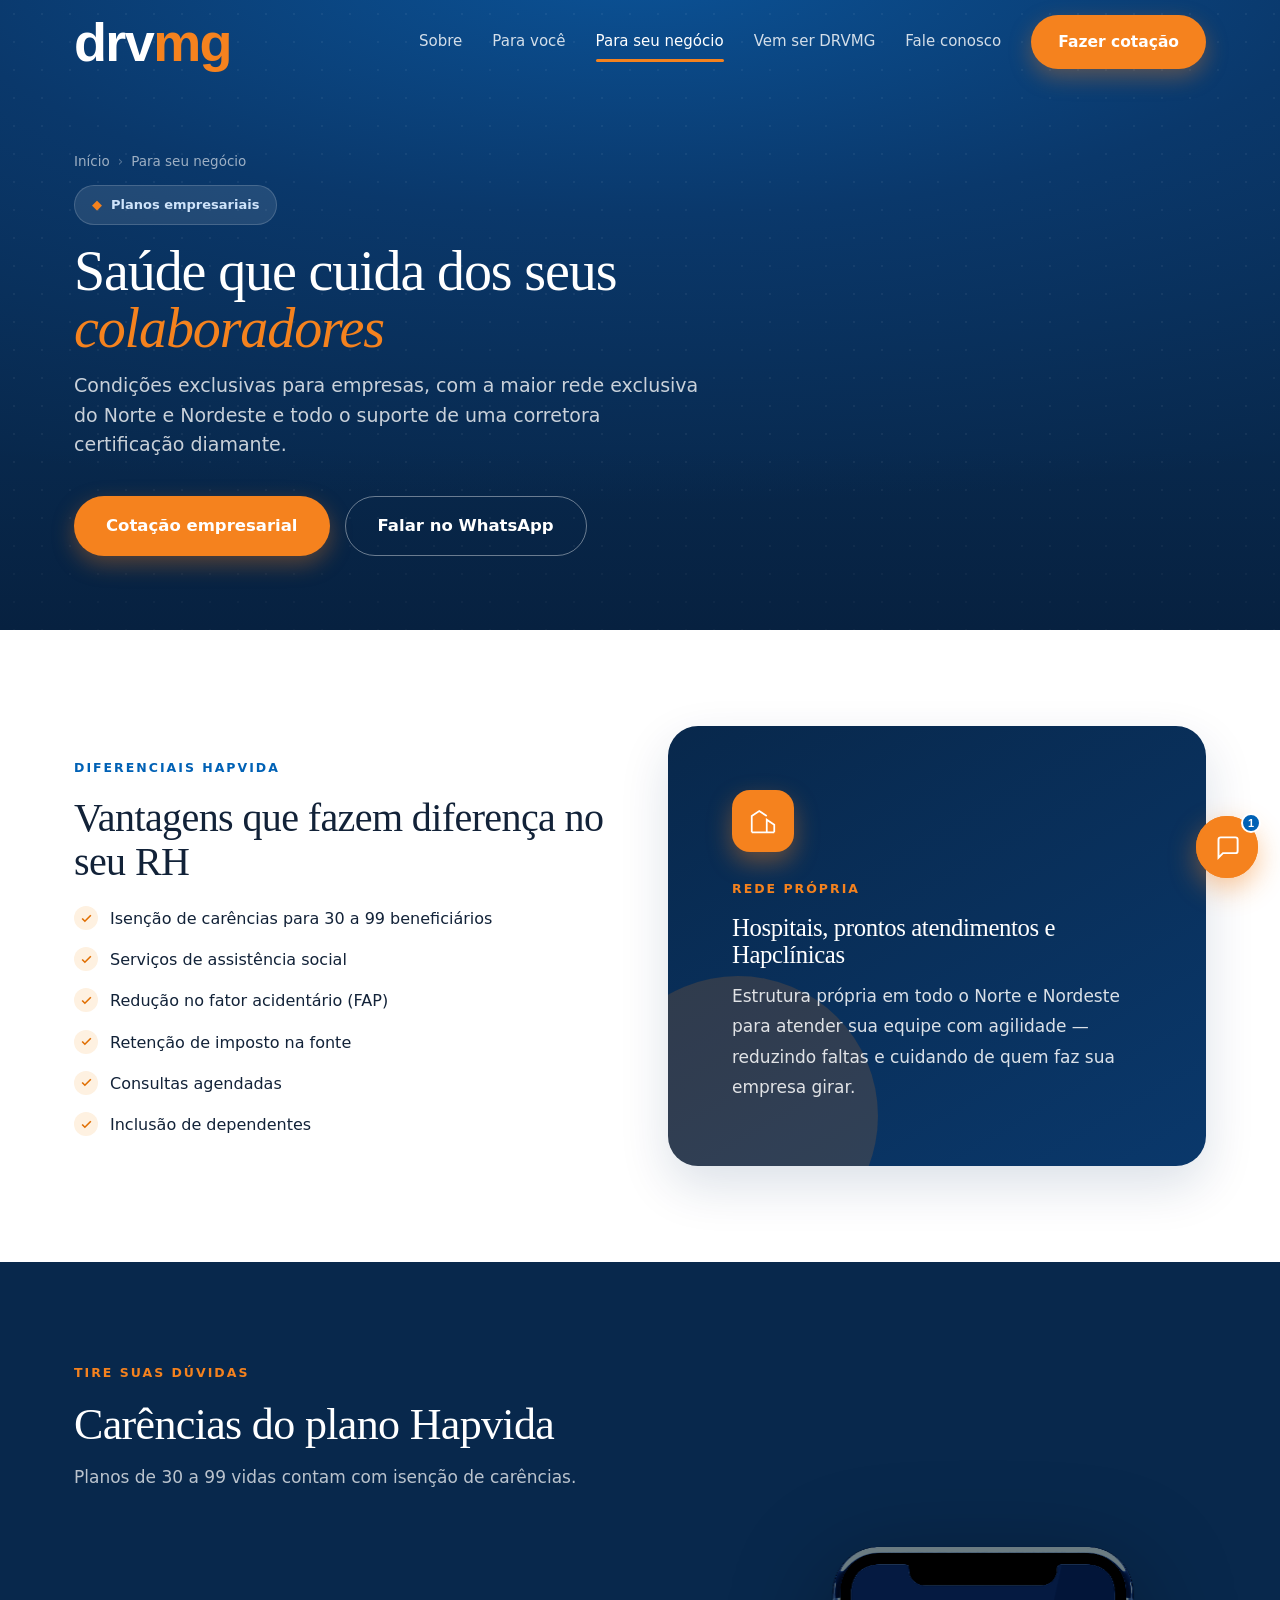
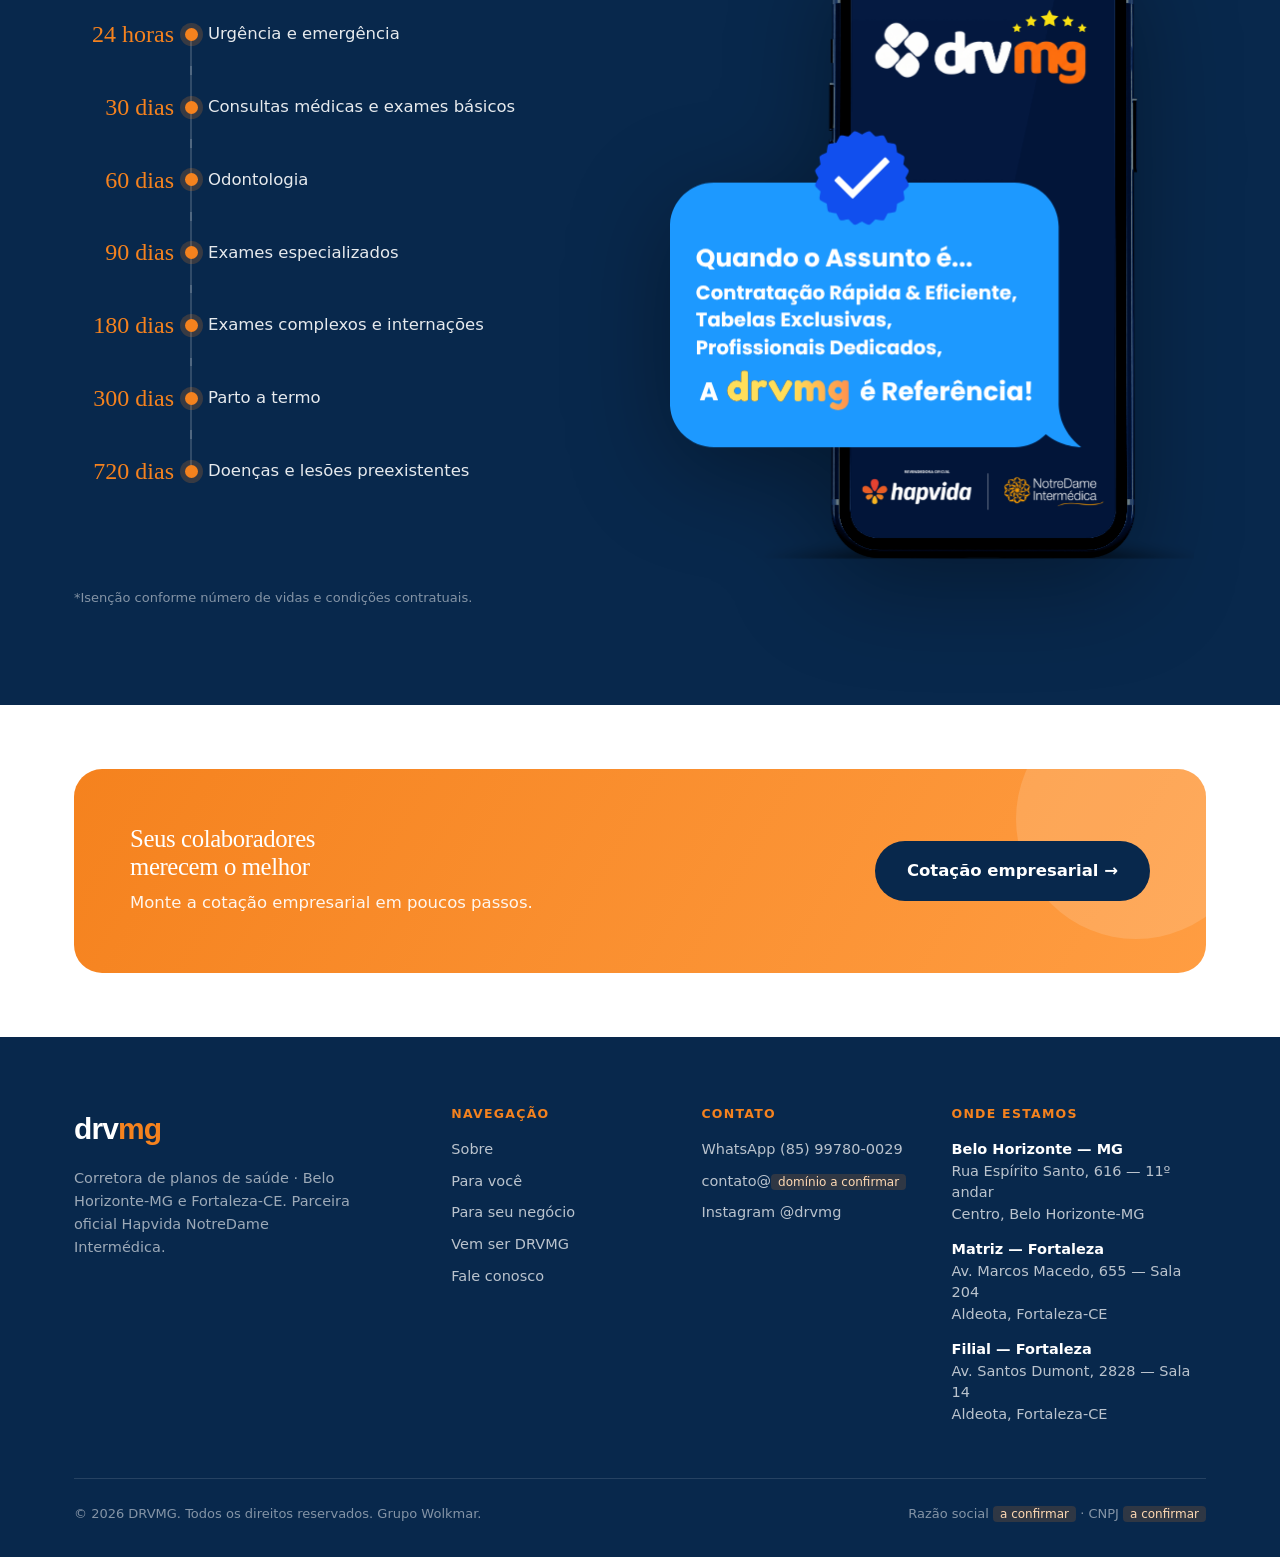
<file: para-seu-negocio.html>
<!doctype html>
<html lang="pt-BR">
<head>
<meta charset="utf-8" />
<meta name="viewport" content="width=device-width, initial-scale=1" />
<title>Planos empresariais Hapvida | DRVMG</title>
<meta name="description" content="Planos de saúde empresariais Hapvida: isenção de carências de 30 a 99 vidas, redução do FAP e condições exclusivas para empresas em Minas Gerais." />
<link rel="preconnect" href="https://fonts.googleapis.com" />
<link rel="preconnect" href="https://fonts.gstatic.com" crossorigin />
<link href="https://fonts.googleapis.com/css2?family=Newsreader:ital,opsz,wght@0,6..72,300;0,6..72,400;0,6..72,500;1,6..72,400;1,6..72,500&family=Hanken+Grotesk:wght@400;500;600;700&display=swap" rel="stylesheet" />
<link rel="stylesheet" href="assets/styles.css" />

<!--seo:start-->
<link rel="canonical" href="https://drvmg.com.br/para-seu-negocio.html" />
<meta name="robots" content="index, follow, max-image-preview:large, max-snippet:-1" />
<meta name="author" content="DRVMG" />
<meta name="theme-color" content="#0061B5" />
<meta name="referrer" content="strict-origin-when-cross-origin" />
<meta http-equiv="Content-Security-Policy" content="default-src 'self'; script-src 'self' 'unsafe-inline'; style-src 'self' 'unsafe-inline' https://fonts.googleapis.com; font-src 'self' https://fonts.gstatic.com; img-src 'self' data:; connect-src 'self'; base-uri 'self'; form-action 'self'; frame-ancestors 'none'; object-src 'none'" />
<meta name="geo.region" content="BR-MG" />
<meta name="geo.placename" content="Minas Gerais" />
<meta property="og:type" content="website" />
<meta property="og:site_name" content="DRVMG" />
<meta property="og:locale" content="pt_BR" />
<meta property="og:url" content="https://drvmg.com.br/para-seu-negocio.html" />
<meta property="og:title" content="Planos empresariais Hapvida | DRVMG" />
<meta property="og:description" content="Planos de saúde empresariais Hapvida: isenção de carências de 30 a 99 vidas, redução do FAP e condições exclusivas para empresas em Minas Gerais." />
<meta property="og:image" content="https://drvmg.com.br/og-image.png" />
<meta property="og:image:width" content="1200" />
<meta property="og:image:height" content="630" />
<meta property="og:image:alt" content="DRVMG — Planos de Saúde Hapvida" />
<meta name="twitter:card" content="summary_large_image" />
<meta name="twitter:title" content="Planos empresariais Hapvida | DRVMG" />
<meta name="twitter:description" content="Planos de saúde empresariais Hapvida: isenção de carências de 30 a 99 vidas, redução do FAP e condições exclusivas para empresas em Minas Gerais." />
<meta name="twitter:image" content="https://drvmg.com.br/og-image.png" />
<link rel="icon" href="/favicon.ico" sizes="any" />
<link rel="icon" href="/favicon.svg" type="image/svg+xml" />
<link rel="apple-touch-icon" href="/apple-touch-icon.png" />
<link rel="manifest" href="/site.webmanifest" />
<script type="application/ld+json">[{"@context":"https://schema.org","@type":"InsuranceAgency","@id":"https://drvmg.com.br/#organizacao","name":"DRVMG","alternateName":"DRVMG Corretora de Planos de Saúde","url":"https://drvmg.com.br/","logo":"https://drvmg.com.br/icon-512.png","image":"https://drvmg.com.br/og-image.png","description":"Corretora certificação diamante no Hapvida NotreDame Intermédica. Planos individual, familiar e empresarial em Minas Gerais com atendimento consultivo.","telephone":"+55-85-99780-0029","foundingDate":"2015","priceRange":"$","areaServed":["Minas Gerais","Belo Horizonte","Fortaleza"],"address":[{"@type":"PostalAddress","streetAddress":"Rua Espírito Santo, 616 - 11º andar - Centro","addressLocality":"Belo Horizonte","addressRegion":"MG","addressCountry":"BR"},{"@type":"PostalAddress","streetAddress":"Av. Marcos Macedo, 655 - Sala 204 - Aldeota","addressLocality":"Fortaleza","addressRegion":"CE","postalCode":"60150-190","addressCountry":"BR"}],"sameAs":["https://instagram.com/drvmg"],"knowsAbout":["Planos de saúde","Hapvida NotreDame Intermédica","Plano empresarial","Plano familiar"]},{"@context":"https://schema.org","@type":"BreadcrumbList","itemListElement":[{"@type":"ListItem","position":1,"name":"Início","item":"https://drvmg.com.br/"},{"@type":"ListItem","position":2,"name":"Para seu negócio","item":"https://drvmg.com.br/para-seu-negocio.html"}]}]</script>
<!--seo:end-->
</head>
<body data-page="para-seu-negocio">
<main>
  <section class="hero hero-sm">
    <div class="wrap"><div class="inner">
      <div class="crumbs rv"><a href="index.html">Início</a><span class="sep">›</span><span>Para seu negócio</span></div>
      <span class="hpill rv d1" style="margin-top:12px"><span class="dm">◆</span> Planos empresariais</span>
      <h1 class="rv d1">Saúde que cuida dos seus <span class="mk">colaboradores</span></h1>
      <p class="lede rv d2">Condições exclusivas para empresas, com a maior rede exclusiva do Norte e Nordeste e todo o suporte de uma corretora certificação diamante.</p>
      <div class="hero-cta rv d3" style="justify-content:flex-start">
        <a class="btn btn-orange btn-lg" href="cotacao.html">Cotação empresarial</a>
        <button class="btn btn-lineW btn-lg" data-wa="Olá! Quero uma cotação de plano empresarial para minha empresa.">Falar no WhatsApp</button>
      </div>
    </div></div>
  </section>

  <section class="pad">
    <div class="wrap">
      <div class="grid-2" style="gap:56px;align-items:center">
        <div class="rv">
          <span class="over">Diferenciais Hapvida</span>
          <h2 style="font-size:clamp(28px,3.4vw,40px);margin:14px 0 20px">Vantagens que fazem diferença no seu RH</h2>
          <ul class="list-check">
            <li><span class="ck"><svg width="13" height="13" viewBox="0 0 24 24" fill="none" stroke="currentColor" stroke-width="3"><path d="M20 6 9 17l-5-5"/></svg></span>Isenção de carências para 30 a 99 beneficiários</li>
            <li><span class="ck"><svg width="13" height="13" viewBox="0 0 24 24" fill="none" stroke="currentColor" stroke-width="3"><path d="M20 6 9 17l-5-5"/></svg></span>Serviços de assistência social</li>
            <li><span class="ck"><svg width="13" height="13" viewBox="0 0 24 24" fill="none" stroke="currentColor" stroke-width="3"><path d="M20 6 9 17l-5-5"/></svg></span>Redução no fator acidentário (FAP)</li>
            <li><span class="ck"><svg width="13" height="13" viewBox="0 0 24 24" fill="none" stroke="currentColor" stroke-width="3"><path d="M20 6 9 17l-5-5"/></svg></span>Retenção de imposto na fonte</li>
            <li><span class="ck"><svg width="13" height="13" viewBox="0 0 24 24" fill="none" stroke="currentColor" stroke-width="3"><path d="M20 6 9 17l-5-5"/></svg></span>Consultas agendadas</li>
            <li><span class="ck"><svg width="13" height="13" viewBox="0 0 24 24" fill="none" stroke="currentColor" stroke-width="3"><path d="M20 6 9 17l-5-5"/></svg></span>Inclusão de dependentes</li>
          </ul>
        </div>
        <div class="instcard rv d1" style="grid-template-columns:1fr;gap:0">
          <div>
            <div class="seal"><svg width="30" height="30" viewBox="0 0 24 24" fill="none" stroke="#fff" stroke-width="1.4"><path d="M3 21V8l6-4 6 4M15 21V11l6 4v6M3 21h18"/></svg></div>
            <span class="over">Rede própria</span>
            <h2 style="margin:12px 0 12px">Hospitais, prontos atendimentos e Hapclínicas</h2>
            <p>Estrutura própria em todo o Norte e Nordeste para atender sua equipe com agilidade — reduzindo faltas e cuidando de quem faz sua empresa girar.</p>
          </div>
        </div>
      </div>
    </div>
  </section>

  <section class="pad care">
    <div class="wrap">
      <div class="sechead rv"><span class="over" style="color:var(--orange)">Tire suas dúvidas</span><h2>Carências do plano Hapvida</h2><p>Planos de 30 a 99 vidas contam com isenção de carências.</p></div>
      <div class="care-grid">
      <div class="tline rv d1">
        <div class="titem"><div class="pz">24 horas</div><div class="cnx"><span class="dot"></span></div><div class="cv">Urgência e emergência</div></div>
        <div class="titem"><div class="pz">30 dias</div><div class="cnx"><span class="dot"></span></div><div class="cv">Consultas médicas e exames básicos</div></div>
        <div class="titem"><div class="pz">60 dias</div><div class="cnx"><span class="dot"></span></div><div class="cv">Odontologia</div></div>
        <div class="titem"><div class="pz">90 dias</div><div class="cnx"><span class="dot"></span></div><div class="cv">Exames especializados</div></div>
        <div class="titem"><div class="pz">180 dias</div><div class="cnx"><span class="dot"></span></div><div class="cv">Exames complexos e internações</div></div>
        <div class="titem"><div class="pz">300 dias</div><div class="cnx"><span class="dot"></span></div><div class="cv">Parto a termo</div></div>
        <div class="titem"><div class="pz">720 dias</div><div class="cnx"><span class="dot"></span></div><div class="cv">Doenças e lesões preexistentes</div></div>
      </div>
      <div class="care-media rv d2"><img src="assets/carencias-drvmg.png" alt="DRVMG — parceira oficial Hapvida NotreDame Intermédica: contratação rápida e eficiente, tabelas exclusivas e profissionais dedicados." loading="lazy" width="1366" height="768"></div>
      </div>
      <p class="carenote">*Isenção conforme número de vidas e condições contratuais.</p>
    </div>
  </section>

  <section class="pad-sm">
    <div class="wrap">
      <div class="bandcard rv">
        <div><h2>Seus colaboradores merecem o melhor</h2><p>Monte a cotação empresarial em poucos passos.</p></div>
        <a class="btn btn-dk" href="cotacao.html">Cotação empresarial →</a>
      </div>
    </div>
  </section>
</main>
<script src="assets/app.js"></script>
</body>
</html>
</file>
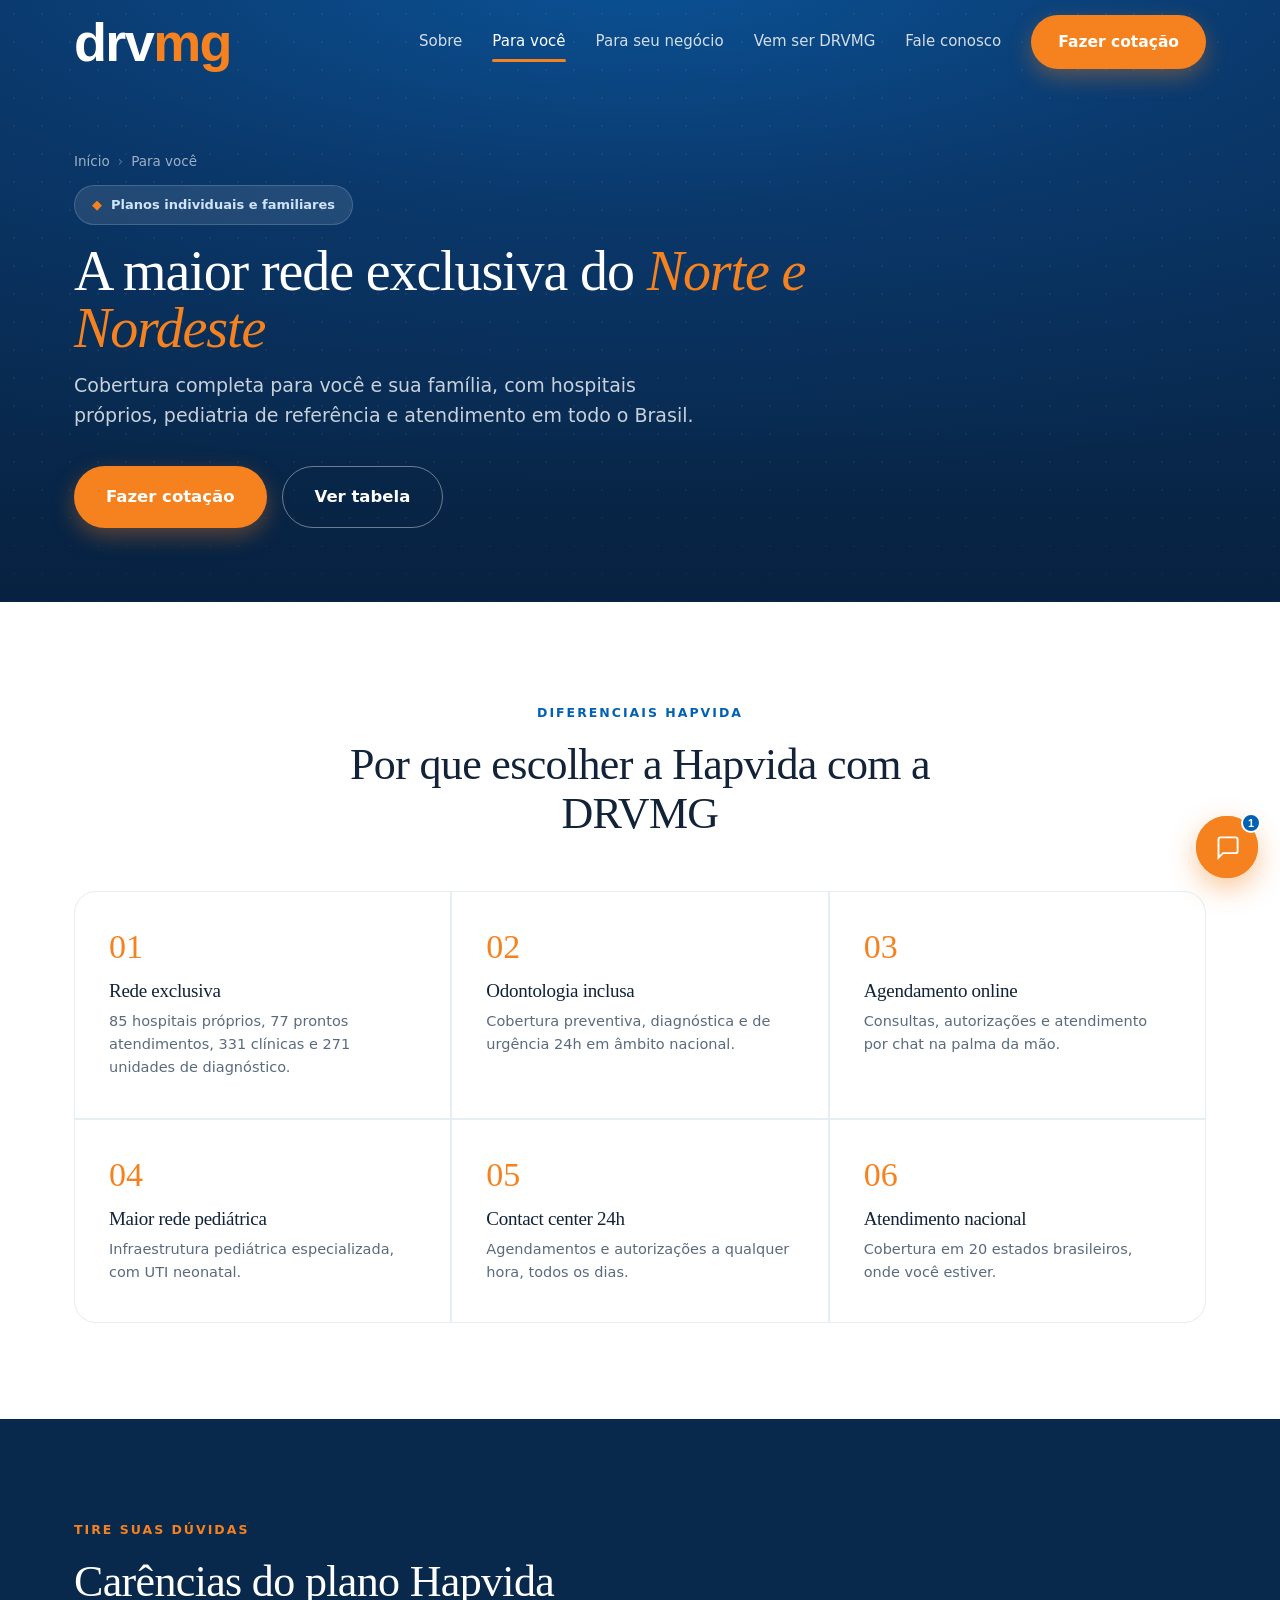
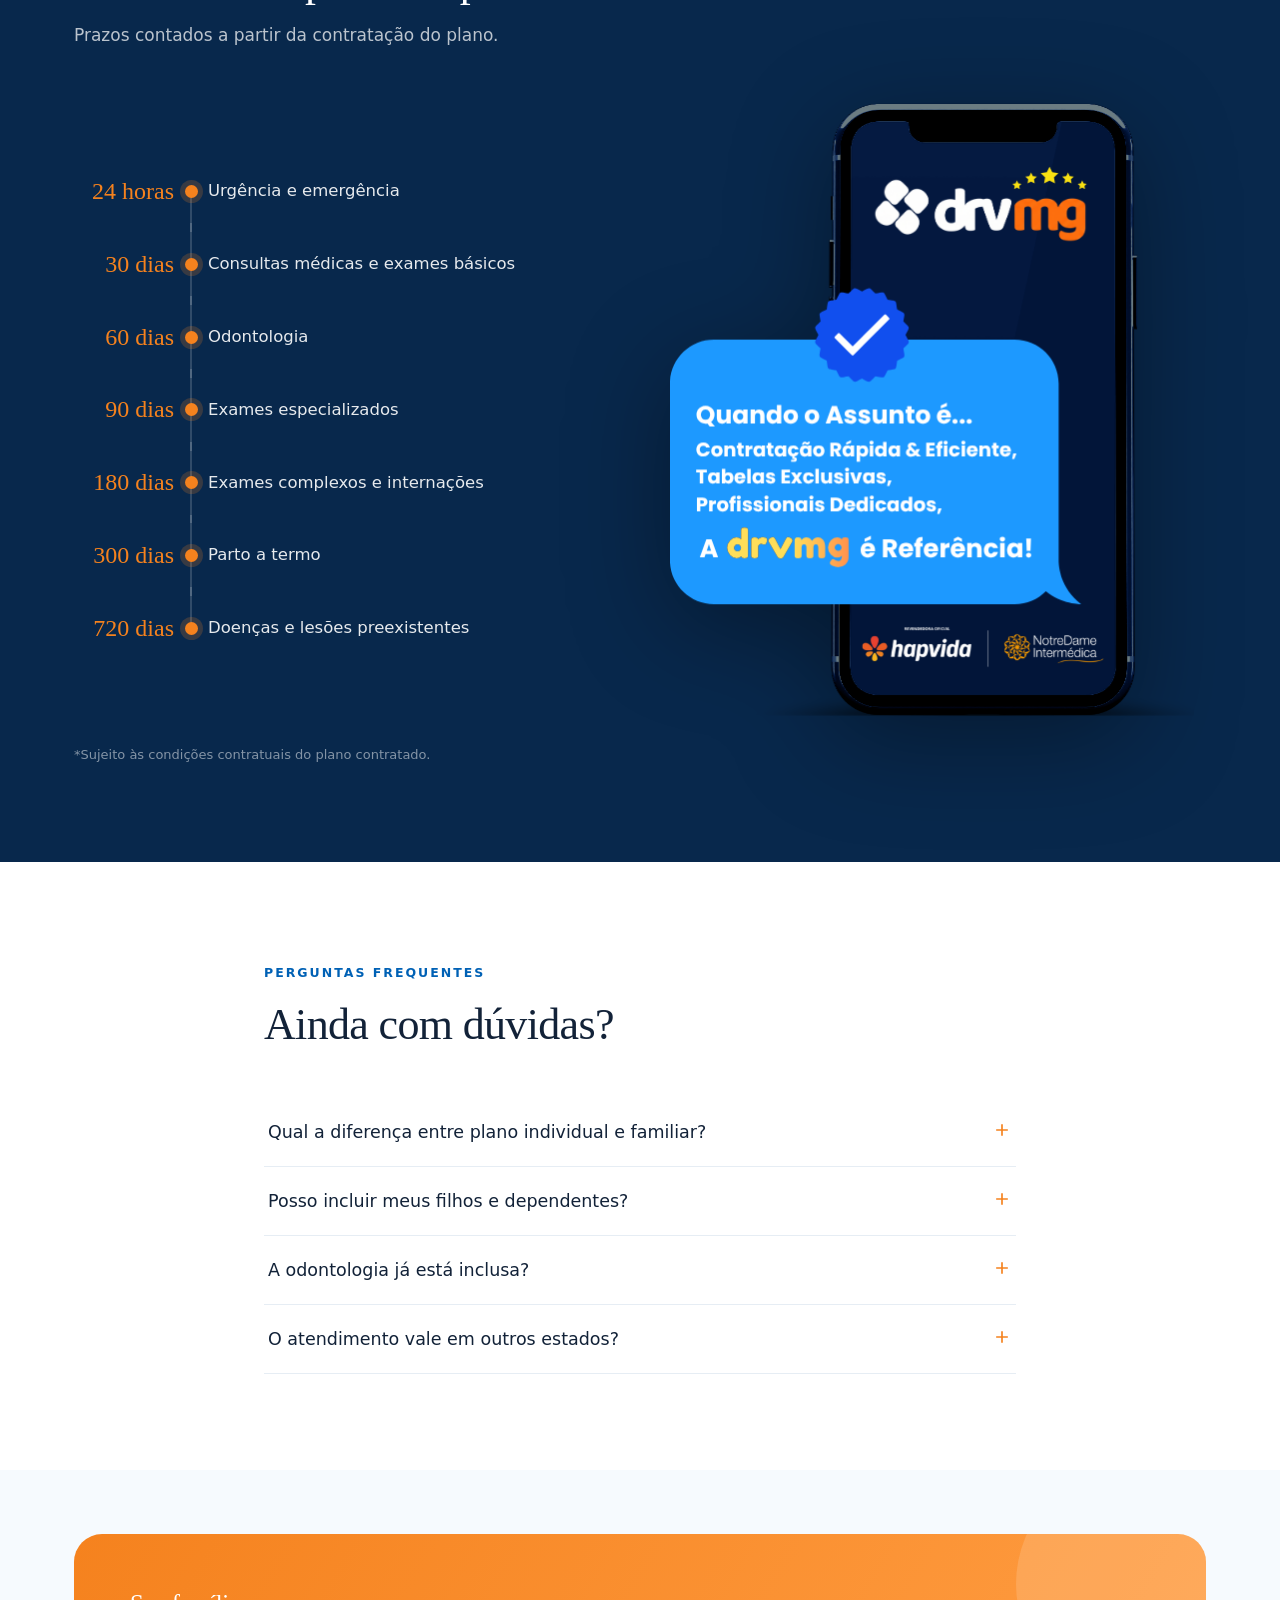
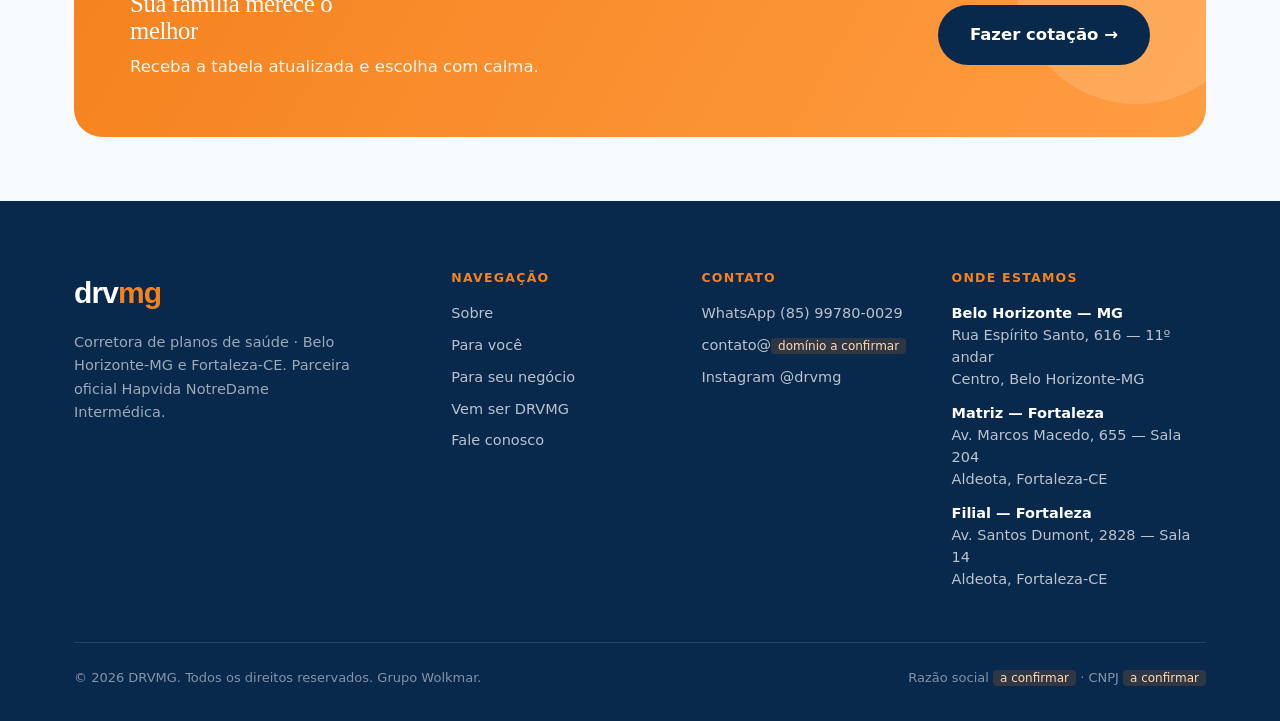
<file: para-voce.html>
<!doctype html>
<html lang="pt-BR">
<head>
<meta charset="utf-8" />
<meta name="viewport" content="width=device-width, initial-scale=1" />
<title>Planos individual e familiar Hapvida | DRVMG</title>
<meta name="description" content="Planos individuais e familiares Hapvida em Minas Gerais: a maior rede exclusiva do Norte e Nordeste, odontologia inclusa e atendimento nacional." />
<link rel="preconnect" href="https://fonts.googleapis.com" />
<link rel="preconnect" href="https://fonts.gstatic.com" crossorigin />
<link href="https://fonts.googleapis.com/css2?family=Newsreader:ital,opsz,wght@0,6..72,300;0,6..72,400;0,6..72,500;1,6..72,400;1,6..72,500&family=Hanken+Grotesk:wght@400;500;600;700&display=swap" rel="stylesheet" />
<link rel="stylesheet" href="assets/styles.css" />

<!--seo:start-->
<link rel="canonical" href="https://drvmg.com.br/para-voce.html" />
<meta name="robots" content="index, follow, max-image-preview:large, max-snippet:-1" />
<meta name="author" content="DRVMG" />
<meta name="theme-color" content="#0061B5" />
<meta name="referrer" content="strict-origin-when-cross-origin" />
<meta http-equiv="Content-Security-Policy" content="default-src 'self'; script-src 'self' 'unsafe-inline'; style-src 'self' 'unsafe-inline' https://fonts.googleapis.com; font-src 'self' https://fonts.gstatic.com; img-src 'self' data:; connect-src 'self'; base-uri 'self'; form-action 'self'; frame-ancestors 'none'; object-src 'none'" />
<meta name="geo.region" content="BR-MG" />
<meta name="geo.placename" content="Minas Gerais" />
<meta property="og:type" content="website" />
<meta property="og:site_name" content="DRVMG" />
<meta property="og:locale" content="pt_BR" />
<meta property="og:url" content="https://drvmg.com.br/para-voce.html" />
<meta property="og:title" content="Planos individual e familiar Hapvida | DRVMG" />
<meta property="og:description" content="Planos individuais e familiares Hapvida em Minas Gerais: a maior rede exclusiva do Norte e Nordeste, odontologia inclusa e atendimento nacional." />
<meta property="og:image" content="https://drvmg.com.br/og-image.png" />
<meta property="og:image:width" content="1200" />
<meta property="og:image:height" content="630" />
<meta property="og:image:alt" content="DRVMG — Planos de Saúde Hapvida" />
<meta name="twitter:card" content="summary_large_image" />
<meta name="twitter:title" content="Planos individual e familiar Hapvida | DRVMG" />
<meta name="twitter:description" content="Planos individuais e familiares Hapvida em Minas Gerais: a maior rede exclusiva do Norte e Nordeste, odontologia inclusa e atendimento nacional." />
<meta name="twitter:image" content="https://drvmg.com.br/og-image.png" />
<link rel="icon" href="/favicon.ico" sizes="any" />
<link rel="icon" href="/favicon.svg" type="image/svg+xml" />
<link rel="apple-touch-icon" href="/apple-touch-icon.png" />
<link rel="manifest" href="/site.webmanifest" />
<script type="application/ld+json">[{"@context":"https://schema.org","@type":"InsuranceAgency","@id":"https://drvmg.com.br/#organizacao","name":"DRVMG","alternateName":"DRVMG Corretora de Planos de Saúde","url":"https://drvmg.com.br/","logo":"https://drvmg.com.br/icon-512.png","image":"https://drvmg.com.br/og-image.png","description":"Corretora certificação diamante no Hapvida NotreDame Intermédica. Planos individual, familiar e empresarial em Minas Gerais com atendimento consultivo.","telephone":"+55-85-99780-0029","foundingDate":"2015","priceRange":"$","areaServed":["Minas Gerais","Belo Horizonte","Fortaleza"],"address":[{"@type":"PostalAddress","streetAddress":"Rua Espírito Santo, 616 - 11º andar - Centro","addressLocality":"Belo Horizonte","addressRegion":"MG","addressCountry":"BR"},{"@type":"PostalAddress","streetAddress":"Av. Marcos Macedo, 655 - Sala 204 - Aldeota","addressLocality":"Fortaleza","addressRegion":"CE","postalCode":"60150-190","addressCountry":"BR"}],"sameAs":["https://instagram.com/drvmg"],"knowsAbout":["Planos de saúde","Hapvida NotreDame Intermédica","Plano empresarial","Plano familiar"]},{"@context":"https://schema.org","@type":"BreadcrumbList","itemListElement":[{"@type":"ListItem","position":1,"name":"Início","item":"https://drvmg.com.br/"},{"@type":"ListItem","position":2,"name":"Para você","item":"https://drvmg.com.br/para-voce.html"}]}]</script>
<!--seo:end-->
</head>
<body data-page="para-voce">
<main>
  <section class="hero hero-sm">
    <div class="wrap"><div class="inner">
      <div class="crumbs rv"><a href="index.html">Início</a><span class="sep">›</span><span>Para você</span></div>
      <span class="hpill rv d1" style="margin-top:12px"><span class="dm">◆</span> Planos individuais e familiares</span>
      <h1 class="rv d1">A maior rede exclusiva do <span class="mk">Norte e Nordeste</span></h1>
      <p class="lede rv d2">Cobertura completa para você e sua família, com hospitais próprios, pediatria de referência e atendimento em todo o Brasil.</p>
      <div class="hero-cta rv d3" style="justify-content:flex-start">
        <a class="btn btn-orange btn-lg" href="cotacao.html">Fazer cotação</a>
        <a class="btn btn-lineW btn-lg" href="tabela-hapvida.html">Ver tabela</a>
      </div>
    </div></div>
  </section>

  <section class="pad">
    <div class="wrap">
      <div class="sechead center rv"><span class="over">Diferenciais Hapvida</span><h2>Por que escolher a Hapvida com a DRVMG</h2></div>
      <div class="bengrid">
        <div class="ben rv"><div class="ix">01</div><h4>Rede exclusiva</h4><p>85 hospitais próprios, 77 prontos atendimentos, 331 clínicas e 271 unidades de diagnóstico.</p></div>
        <div class="ben rv d1"><div class="ix">02</div><h4>Odontologia inclusa</h4><p>Cobertura preventiva, diagnóstica e de urgência 24h em âmbito nacional.</p></div>
        <div class="ben rv d2"><div class="ix">03</div><h4>Agendamento online</h4><p>Consultas, autorizações e atendimento por chat na palma da mão.</p></div>
        <div class="ben rv"><div class="ix">04</div><h4>Maior rede pediátrica</h4><p>Infraestrutura pediátrica especializada, com UTI neonatal.</p></div>
        <div class="ben rv d1"><div class="ix">05</div><h4>Contact center 24h</h4><p>Agendamentos e autorizações a qualquer hora, todos os dias.</p></div>
        <div class="ben rv d2"><div class="ix">06</div><h4>Atendimento nacional</h4><p>Cobertura em 20 estados brasileiros, onde você estiver.</p></div>
      </div>
    </div>
  </section>

  <section class="pad care">
    <div class="wrap">
      <div class="sechead rv"><span class="over" style="color:var(--orange)">Tire suas dúvidas</span><h2>Carências do plano Hapvida</h2><p>Prazos contados a partir da contratação do plano.</p></div>
      <div class="care-grid">
      <div class="tline rv d1">
        <div class="titem"><div class="pz">24 horas</div><div class="cnx"><span class="dot"></span></div><div class="cv">Urgência e emergência</div></div>
        <div class="titem"><div class="pz">30 dias</div><div class="cnx"><span class="dot"></span></div><div class="cv">Consultas médicas e exames básicos</div></div>
        <div class="titem"><div class="pz">60 dias</div><div class="cnx"><span class="dot"></span></div><div class="cv">Odontologia</div></div>
        <div class="titem"><div class="pz">90 dias</div><div class="cnx"><span class="dot"></span></div><div class="cv">Exames especializados</div></div>
        <div class="titem"><div class="pz">180 dias</div><div class="cnx"><span class="dot"></span></div><div class="cv">Exames complexos e internações</div></div>
        <div class="titem"><div class="pz">300 dias</div><div class="cnx"><span class="dot"></span></div><div class="cv">Parto a termo</div></div>
        <div class="titem"><div class="pz">720 dias</div><div class="cnx"><span class="dot"></span></div><div class="cv">Doenças e lesões preexistentes</div></div>
      </div>
      <div class="care-media rv d2"><img src="assets/carencias-drvmg.png" alt="DRVMG — parceira oficial Hapvida NotreDame Intermédica: contratação rápida e eficiente, tabelas exclusivas e profissionais dedicados." loading="lazy" width="1366" height="768"></div>
      </div>
      <p class="carenote">*Sujeito às condições contratuais do plano contratado.</p>
    </div>
  </section>

  <section class="pad">
    <div class="wrap" style="max-width:820px">
      <div class="sechead rv"><span class="over">Perguntas frequentes</span><h2>Ainda com dúvidas?</h2></div>
      <div class="rv d1">
        <div class="faq-item"><button class="faq-q">Qual a diferença entre plano individual e familiar? <span class="fx"><svg width="20" height="20" viewBox="0 0 24 24" fill="none" stroke="currentColor" stroke-width="2"><path d="M12 5v14M5 12h14"/></svg></span></button><div class="faq-a"><p>O plano individual cobre uma pessoa; o familiar reúne titular e dependentes num mesmo contrato, geralmente com melhor custo por vida. Nossos consultores ajudam a escolher o mais vantajoso pro seu caso.</p></div></div>
        <div class="faq-item"><button class="faq-q">Posso incluir meus filhos e dependentes? <span class="fx"><svg width="20" height="20" viewBox="0 0 24 24" fill="none" stroke="currentColor" stroke-width="2"><path d="M12 5v14M5 12h14"/></svg></span></button><div class="faq-a"><p>Sim. Filhos, cônjuge e outros dependentes previstos em contrato podem ser incluídos. A rede pediátrica Hapvida conta inclusive com UTI neonatal.</p></div></div>
        <div class="faq-item"><button class="faq-q">A odontologia já está inclusa? <span class="fx"><svg width="20" height="20" viewBox="0 0 24 24" fill="none" stroke="currentColor" stroke-width="2"><path d="M12 5v14M5 12h14"/></svg></span></button><div class="faq-a"><p>A cobertura odontológica preventiva, diagnóstica e de urgência 24h está disponível em âmbito nacional. Confirme com o consultor a inclusão no plano escolhido.</p></div></div>
        <div class="faq-item"><button class="faq-q">O atendimento vale em outros estados? <span class="fx"><svg width="20" height="20" viewBox="0 0 24 24" fill="none" stroke="currentColor" stroke-width="2"><path d="M12 5v14M5 12h14"/></svg></span></button><div class="faq-a"><p>Sim, com cobertura em 20 estados brasileiros e a maior rede exclusiva do Norte e Nordeste.</p></div></div>
      </div>
    </div>
  </section>

  <section class="pad-sm bg-paper">
    <div class="wrap">
      <div class="bandcard rv">
        <div><h2>Sua família merece o melhor</h2><p>Receba a tabela atualizada e escolha com calma.</p></div>
        <a class="btn btn-dk" href="cotacao.html">Fazer cotação →</a>
      </div>
    </div>
  </section>
</main>
<script src="assets/app.js"></script>
</body>
</html>
</file>
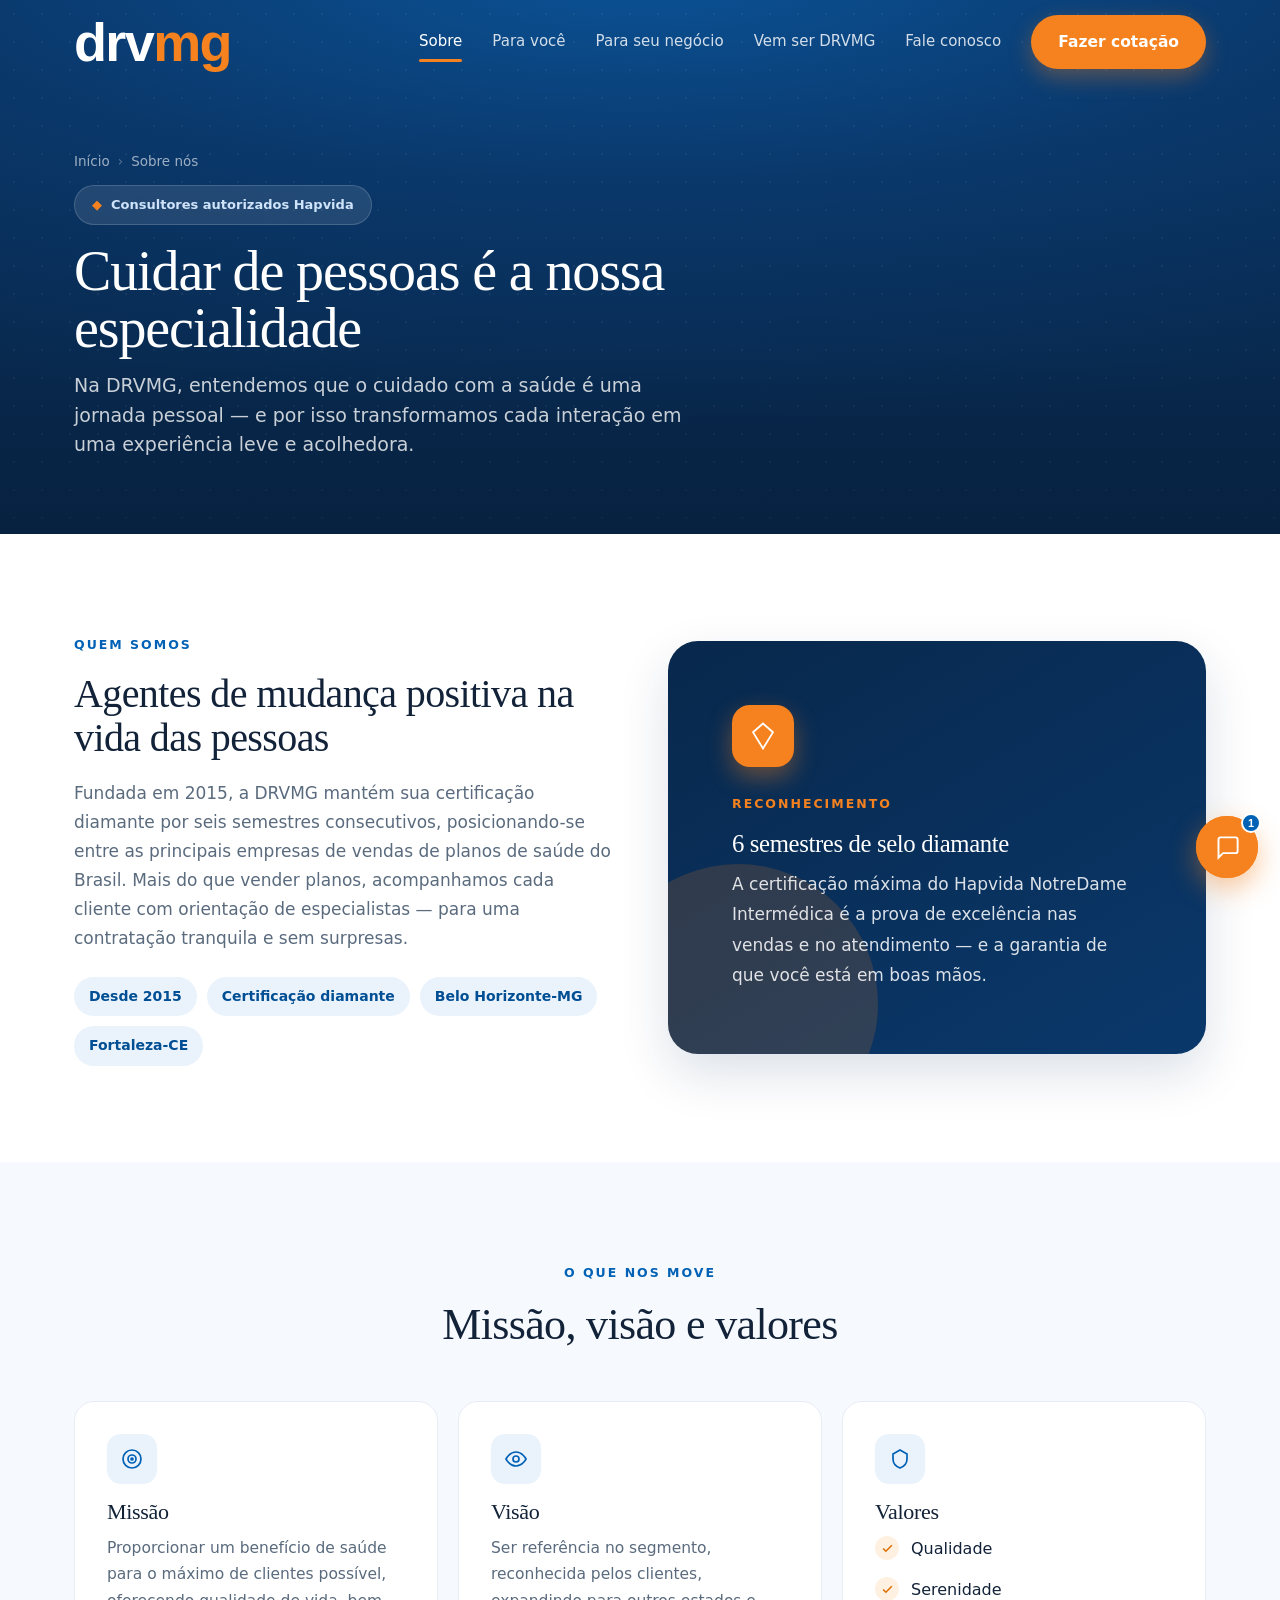
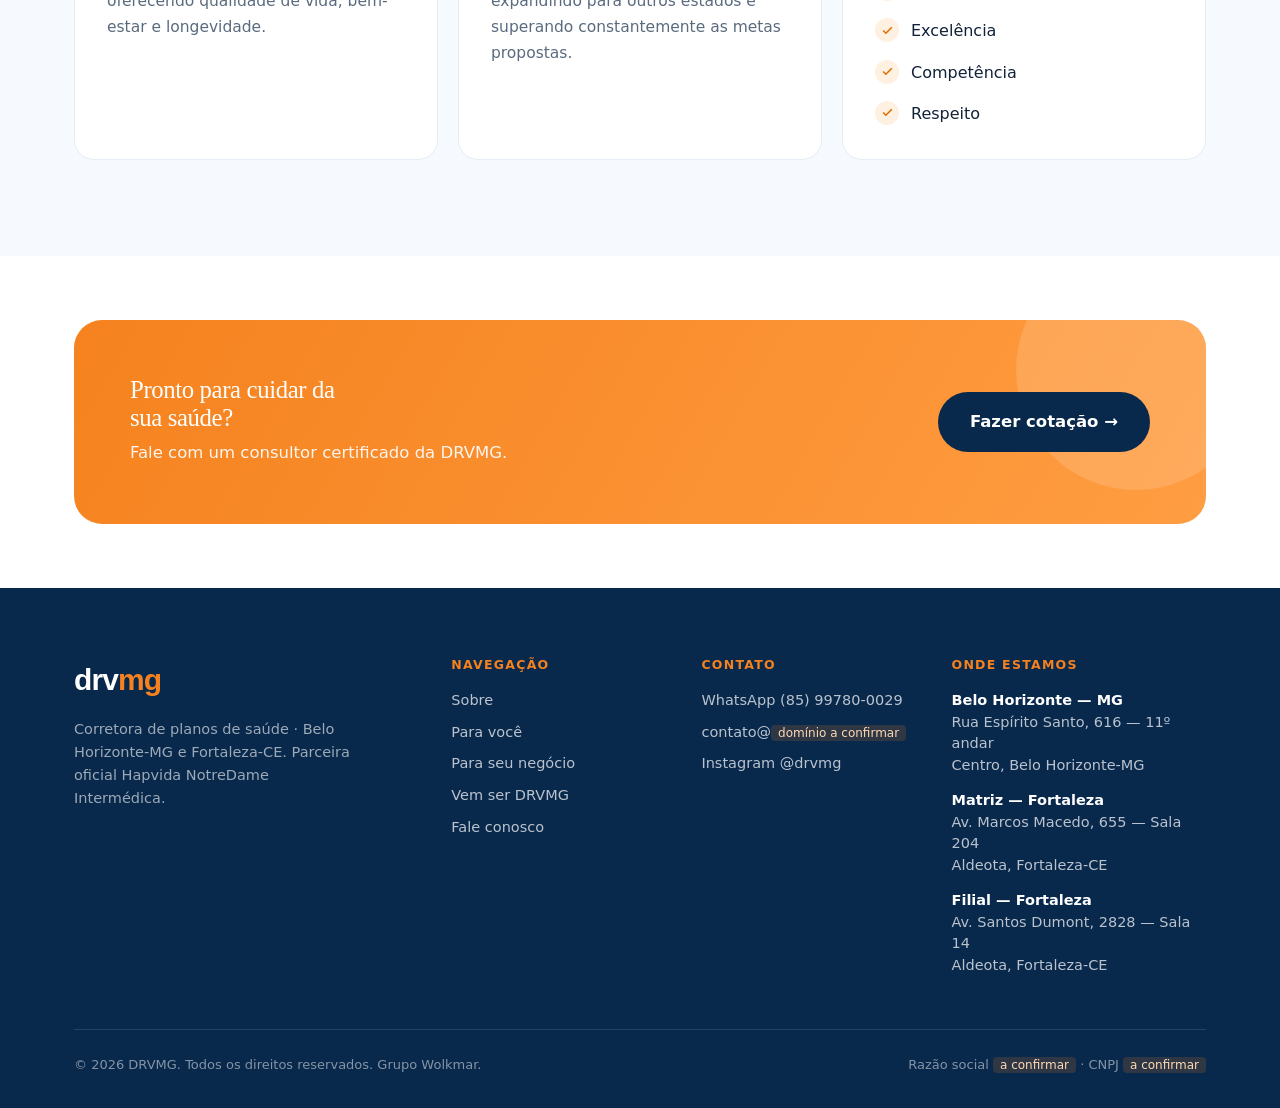
<file: sobre.html>
<!doctype html>
<html lang="pt-BR">
<head>
<meta charset="utf-8" />
<meta name="viewport" content="width=device-width, initial-scale=1" />
<title>Sobre a DRVMG | Corretora Hapvida certificação diamante</title>
<meta name="description" content="Conheça a DRVMG: consultores autorizados Hapvida, certificação diamante e atendimento acolhedor em Minas Gerais." />
<link rel="preconnect" href="https://fonts.googleapis.com" />
<link rel="preconnect" href="https://fonts.gstatic.com" crossorigin />
<link href="https://fonts.googleapis.com/css2?family=Newsreader:ital,opsz,wght@0,6..72,300;0,6..72,400;0,6..72,500;1,6..72,400;1,6..72,500&family=Hanken+Grotesk:wght@400;500;600;700&display=swap" rel="stylesheet" />
<link rel="stylesheet" href="assets/styles.css" />

<!--seo:start-->
<link rel="canonical" href="https://drvmg.com.br/sobre.html" />
<meta name="robots" content="index, follow, max-image-preview:large, max-snippet:-1" />
<meta name="author" content="DRVMG" />
<meta name="theme-color" content="#0061B5" />
<meta name="referrer" content="strict-origin-when-cross-origin" />
<meta http-equiv="Content-Security-Policy" content="default-src 'self'; script-src 'self' 'unsafe-inline'; style-src 'self' 'unsafe-inline' https://fonts.googleapis.com; font-src 'self' https://fonts.gstatic.com; img-src 'self' data:; connect-src 'self'; base-uri 'self'; form-action 'self'; frame-ancestors 'none'; object-src 'none'" />
<meta name="geo.region" content="BR-MG" />
<meta name="geo.placename" content="Minas Gerais" />
<meta property="og:type" content="website" />
<meta property="og:site_name" content="DRVMG" />
<meta property="og:locale" content="pt_BR" />
<meta property="og:url" content="https://drvmg.com.br/sobre.html" />
<meta property="og:title" content="Sobre a DRVMG | Corretora Hapvida certificação diamante" />
<meta property="og:description" content="Conheça a DRVMG: consultores autorizados Hapvida, certificação diamante e atendimento acolhedor em Minas Gerais." />
<meta property="og:image" content="https://drvmg.com.br/og-image.png" />
<meta property="og:image:width" content="1200" />
<meta property="og:image:height" content="630" />
<meta property="og:image:alt" content="DRVMG — Planos de Saúde Hapvida" />
<meta name="twitter:card" content="summary_large_image" />
<meta name="twitter:title" content="Sobre a DRVMG | Corretora Hapvida certificação diamante" />
<meta name="twitter:description" content="Conheça a DRVMG: consultores autorizados Hapvida, certificação diamante e atendimento acolhedor em Minas Gerais." />
<meta name="twitter:image" content="https://drvmg.com.br/og-image.png" />
<link rel="icon" href="/favicon.ico" sizes="any" />
<link rel="icon" href="/favicon.svg" type="image/svg+xml" />
<link rel="apple-touch-icon" href="/apple-touch-icon.png" />
<link rel="manifest" href="/site.webmanifest" />
<script type="application/ld+json">[{"@context":"https://schema.org","@type":"InsuranceAgency","@id":"https://drvmg.com.br/#organizacao","name":"DRVMG","alternateName":"DRVMG Corretora de Planos de Saúde","url":"https://drvmg.com.br/","logo":"https://drvmg.com.br/icon-512.png","image":"https://drvmg.com.br/og-image.png","description":"Corretora certificação diamante no Hapvida NotreDame Intermédica. Planos individual, familiar e empresarial em Minas Gerais com atendimento consultivo.","telephone":"+55-85-99780-0029","foundingDate":"2015","priceRange":"$","areaServed":["Minas Gerais","Belo Horizonte","Fortaleza"],"address":[{"@type":"PostalAddress","streetAddress":"Rua Espírito Santo, 616 - 11º andar - Centro","addressLocality":"Belo Horizonte","addressRegion":"MG","addressCountry":"BR"},{"@type":"PostalAddress","streetAddress":"Av. Marcos Macedo, 655 - Sala 204 - Aldeota","addressLocality":"Fortaleza","addressRegion":"CE","postalCode":"60150-190","addressCountry":"BR"}],"sameAs":["https://instagram.com/drvmg"],"knowsAbout":["Planos de saúde","Hapvida NotreDame Intermédica","Plano empresarial","Plano familiar"]},{"@context":"https://schema.org","@type":"BreadcrumbList","itemListElement":[{"@type":"ListItem","position":1,"name":"Início","item":"https://drvmg.com.br/"},{"@type":"ListItem","position":2,"name":"Sobre nós","item":"https://drvmg.com.br/sobre.html"}]}]</script>
<!--seo:end-->
</head>
<body data-page="sobre">
<main>
  <section class="hero hero-sm">
    <div class="wrap"><div class="inner">
      <div class="crumbs rv"><a href="index.html">Início</a><span class="sep">›</span><span>Sobre nós</span></div>
      <span class="hpill rv d1" style="margin-top:12px"><span class="dm">◆</span> Consultores autorizados Hapvida</span>
      <h1 class="rv d1">Cuidar de pessoas é a nossa especialidade</h1>
      <p class="lede rv d2">Na DRVMG, entendemos que o cuidado com a saúde é uma jornada pessoal — e por isso transformamos cada interação em uma experiência leve e acolhedora.</p>
    </div></div>
  </section>

  <section class="pad">
    <div class="wrap">
      <div class="grid-2" style="align-items:center;gap:56px">
        <div class="rv">
          <span class="over">Quem somos</span>
          <h2 style="font-size:clamp(28px,3.4vw,40px);margin:14px 0 18px">Agentes de mudança positiva na vida das pessoas</h2>
          <p style="color:var(--gray);font-size:17px">Fundada em 2015, a DRVMG mantém sua certificação diamante por seis semestres consecutivos, posicionando-se entre as principais empresas de vendas de planos de saúde do Brasil. Mais do que vender planos, acompanhamos cada cliente com orientação de especialistas — para uma contratação tranquila e sem surpresas.</p>
          <div class="chips" style="margin-top:24px">
            <span class="chip">Desde 2015</span><span class="chip">Certificação diamante</span><span class="chip">Belo Horizonte-MG</span><span class="chip">Fortaleza-CE</span>
          </div>
        </div>
        <div class="instcard rv d1" style="grid-template-columns:1fr;gap:0">
          <div>
            <div class="seal"><svg width="30" height="30" viewBox="0 0 24 24" fill="none" stroke="#fff" stroke-width="1.4"><path d="M12 2 4 9l8 13 8-13-8-7Z"/></svg></div>
            <span class="over">Reconhecimento</span>
            <h2 style="margin:12px 0 12px">6 semestres de selo diamante</h2>
            <p>A certificação máxima do Hapvida NotreDame Intermédica é a prova de excelência nas vendas e no atendimento — e a garantia de que você está em boas mãos.</p>
          </div>
        </div>
      </div>
    </div>
  </section>

  <section class="pad bg-paper">
    <div class="wrap">
      <div class="sechead center rv"><span class="over">O que nos move</span><h2>Missão, visão e valores</h2></div>
      <div class="grid-3">
        <div class="card rv">
          <div class="pic"><svg width="24" height="24" viewBox="0 0 24 24" fill="none" stroke="currentColor" stroke-width="1.7"><circle cx="12" cy="12" r="9"/><circle cx="12" cy="12" r="4"/><circle cx="12" cy="12" r="1"/></svg></div>
          <h3>Missão</h3><p>Proporcionar um benefício de saúde para o máximo de clientes possível, oferecendo qualidade de vida, bem-estar e longevidade.</p>
        </div>
        <div class="card rv d1">
          <div class="pic"><svg width="24" height="24" viewBox="0 0 24 24" fill="none" stroke="currentColor" stroke-width="1.7"><path d="M2 12s3.5-7 10-7 10 7 10 7-3.5 7-10 7-10-7-10-7Z"/><circle cx="12" cy="12" r="3"/></svg></div>
          <h3>Visão</h3><p>Ser referência no segmento, reconhecida pelos clientes, expandindo para outros estados e superando constantemente as metas propostas.</p>
        </div>
        <div class="card rv d2">
          <div class="pic"><svg width="24" height="24" viewBox="0 0 24 24" fill="none" stroke="currentColor" stroke-width="1.7"><path d="M12 3l7 4v5c0 4.5-3 7.5-7 9-4-1.5-7-4.5-7-9V7l7-4Z"/></svg></div>
          <h3>Valores</h3>
          <ul class="list-check" style="margin-top:6px">
            <li><span class="ck"><svg width="13" height="13" viewBox="0 0 24 24" fill="none" stroke="currentColor" stroke-width="3"><path d="M20 6 9 17l-5-5"/></svg></span>Qualidade</li>
            <li><span class="ck"><svg width="13" height="13" viewBox="0 0 24 24" fill="none" stroke="currentColor" stroke-width="3"><path d="M20 6 9 17l-5-5"/></svg></span>Serenidade</li>
            <li><span class="ck"><svg width="13" height="13" viewBox="0 0 24 24" fill="none" stroke="currentColor" stroke-width="3"><path d="M20 6 9 17l-5-5"/></svg></span>Excelência</li>
            <li><span class="ck"><svg width="13" height="13" viewBox="0 0 24 24" fill="none" stroke="currentColor" stroke-width="3"><path d="M20 6 9 17l-5-5"/></svg></span>Competência</li>
            <li><span class="ck"><svg width="13" height="13" viewBox="0 0 24 24" fill="none" stroke="currentColor" stroke-width="3"><path d="M20 6 9 17l-5-5"/></svg></span>Respeito</li>
          </ul>
        </div>
      </div>
    </div>
  </section>

  <section class="pad-sm">
    <div class="wrap">
      <div class="bandcard rv">
        <div><h2>Pronto para cuidar da sua saúde?</h2><p>Fale com um consultor certificado da DRVMG.</p></div>
        <a class="btn btn-dk" href="cotacao.html">Fazer cotação →</a>
      </div>
    </div>
  </section>
</main>
<script src="assets/app.js"></script>
</body>
</html>
</file>
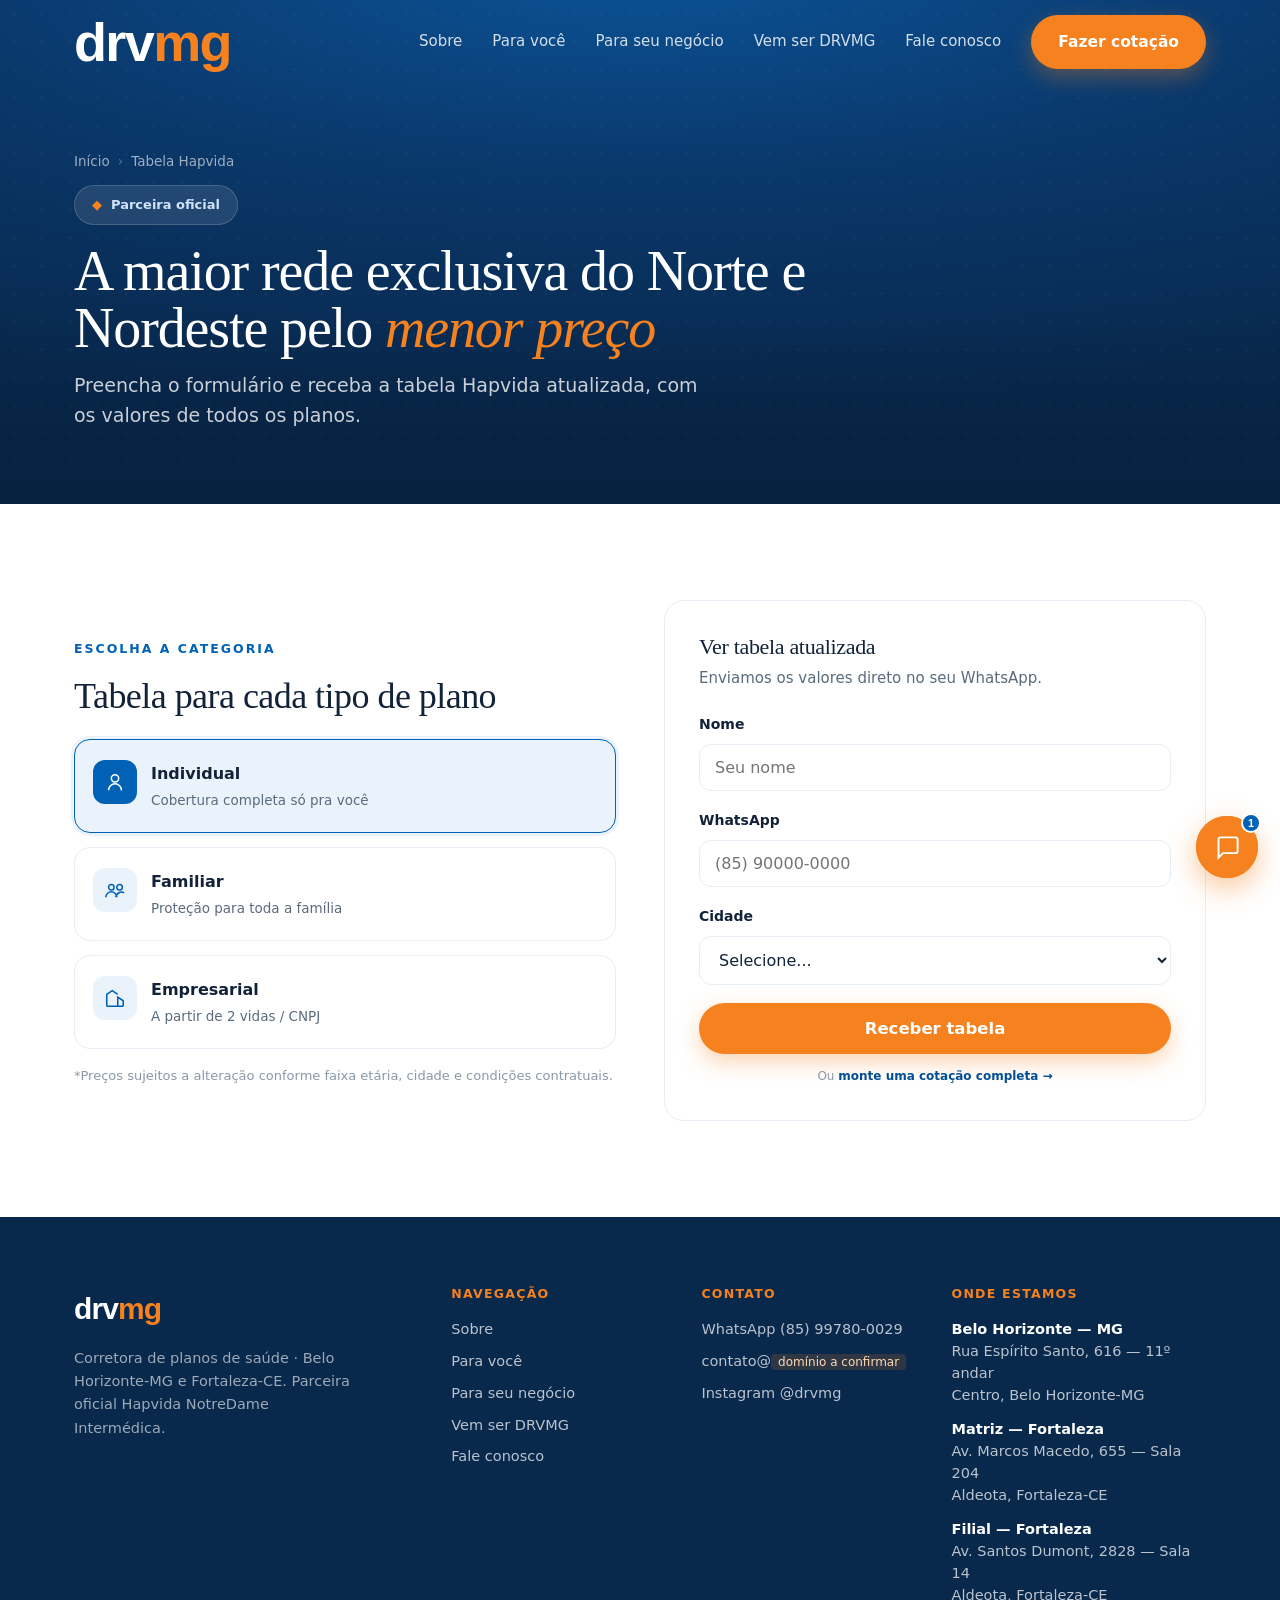
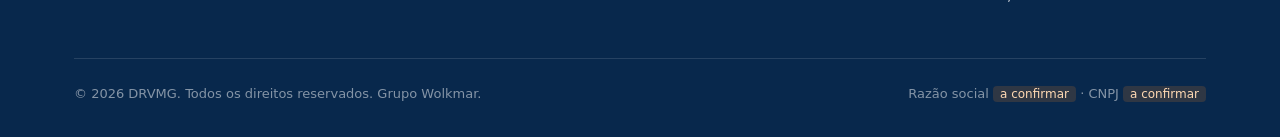
<file: tabela-hapvida.html>
<!doctype html>
<html lang="pt-BR">
<head>
<meta charset="utf-8" />
<meta name="viewport" content="width=device-width, initial-scale=1" />
<title>Tabela Hapvida online | DRVMG — Parceira Oficial</title>
<meta name="description" content="Parceira oficial: receba a tabela Hapvida atualizada — individual, familiar e empresarial — a maior rede exclusiva do Norte e Nordeste pelo menor preço." />
<link rel="preconnect" href="https://fonts.googleapis.com" />
<link rel="preconnect" href="https://fonts.gstatic.com" crossorigin />
<link href="https://fonts.googleapis.com/css2?family=Newsreader:ital,opsz,wght@0,6..72,300;0,6..72,400;0,6..72,500;1,6..72,400;1,6..72,500&family=Hanken+Grotesk:wght@400;500;600;700&display=swap" rel="stylesheet" />
<link rel="stylesheet" href="assets/styles.css" />

<!--seo:start-->
<link rel="canonical" href="https://drvmg.com.br/tabela-hapvida.html" />
<meta name="robots" content="index, follow, max-image-preview:large, max-snippet:-1" />
<meta name="author" content="DRVMG" />
<meta name="theme-color" content="#0061B5" />
<meta name="referrer" content="strict-origin-when-cross-origin" />
<meta http-equiv="Content-Security-Policy" content="default-src 'self'; script-src 'self' 'unsafe-inline'; style-src 'self' 'unsafe-inline' https://fonts.googleapis.com; font-src 'self' https://fonts.gstatic.com; img-src 'self' data:; connect-src 'self'; base-uri 'self'; form-action 'self'; frame-ancestors 'none'; object-src 'none'" />
<meta name="geo.region" content="BR-MG" />
<meta name="geo.placename" content="Minas Gerais" />
<meta property="og:type" content="website" />
<meta property="og:site_name" content="DRVMG" />
<meta property="og:locale" content="pt_BR" />
<meta property="og:url" content="https://drvmg.com.br/tabela-hapvida.html" />
<meta property="og:title" content="Tabela Hapvida online | DRVMG — Parceira Oficial" />
<meta property="og:description" content="Parceira oficial: receba a tabela Hapvida atualizada — individual, familiar e empresarial — a maior rede exclusiva do Norte e Nordeste pelo menor preço." />
<meta property="og:image" content="https://drvmg.com.br/og-image.png" />
<meta property="og:image:width" content="1200" />
<meta property="og:image:height" content="630" />
<meta property="og:image:alt" content="DRVMG — Planos de Saúde Hapvida" />
<meta name="twitter:card" content="summary_large_image" />
<meta name="twitter:title" content="Tabela Hapvida online | DRVMG — Parceira Oficial" />
<meta name="twitter:description" content="Parceira oficial: receba a tabela Hapvida atualizada — individual, familiar e empresarial — a maior rede exclusiva do Norte e Nordeste pelo menor preço." />
<meta name="twitter:image" content="https://drvmg.com.br/og-image.png" />
<link rel="icon" href="/favicon.ico" sizes="any" />
<link rel="icon" href="/favicon.svg" type="image/svg+xml" />
<link rel="apple-touch-icon" href="/apple-touch-icon.png" />
<link rel="manifest" href="/site.webmanifest" />
<script type="application/ld+json">[{"@context":"https://schema.org","@type":"InsuranceAgency","@id":"https://drvmg.com.br/#organizacao","name":"DRVMG","alternateName":"DRVMG Corretora de Planos de Saúde","url":"https://drvmg.com.br/","logo":"https://drvmg.com.br/icon-512.png","image":"https://drvmg.com.br/og-image.png","description":"Corretora certificação diamante no Hapvida NotreDame Intermédica. Planos individual, familiar e empresarial em Minas Gerais com atendimento consultivo.","telephone":"+55-85-99780-0029","foundingDate":"2015","priceRange":"$","areaServed":["Minas Gerais","Belo Horizonte","Fortaleza"],"address":[{"@type":"PostalAddress","streetAddress":"Rua Espírito Santo, 616 - 11º andar - Centro","addressLocality":"Belo Horizonte","addressRegion":"MG","addressCountry":"BR"},{"@type":"PostalAddress","streetAddress":"Av. Marcos Macedo, 655 - Sala 204 - Aldeota","addressLocality":"Fortaleza","addressRegion":"CE","postalCode":"60150-190","addressCountry":"BR"}],"sameAs":["https://instagram.com/drvmg"],"knowsAbout":["Planos de saúde","Hapvida NotreDame Intermédica","Plano empresarial","Plano familiar"]},{"@context":"https://schema.org","@type":"BreadcrumbList","itemListElement":[{"@type":"ListItem","position":1,"name":"Início","item":"https://drvmg.com.br/"},{"@type":"ListItem","position":2,"name":"Tabela Hapvida","item":"https://drvmg.com.br/tabela-hapvida.html"}]}]</script>
<!--seo:end-->
</head>
<body data-page="tabela" data-nopopup>
<main>
  <section class="hero hero-sm">
    <div class="wrap"><div class="inner">
      <div class="crumbs rv"><a href="index.html">Início</a><span class="sep">›</span><span>Tabela Hapvida</span></div>
      <span class="hpill rv d1" style="margin-top:12px"><span class="dm">◆</span> Parceira oficial</span>
      <h1 class="rv d1">A maior rede exclusiva do Norte e Nordeste pelo <span class="mk">menor preço</span></h1>
      <p class="lede rv d2">Preencha o formulário e receba a tabela Hapvida atualizada, com os valores de todos os planos.</p>
    </div></div>
  </section>

  <section class="pad">
    <div class="wrap">
      <div class="grid-2" style="gap:48px;align-items:center">
        <div class="rv">
          <span class="over">Escolha a categoria</span>
          <h2 style="font-size:clamp(26px,3.2vw,36px);margin:14px 0 22px">Tabela para cada tipo de plano</h2>
          <div class="opt-cards">
            <label class="opt sel"><span class="oi"><svg width="22" height="22" viewBox="0 0 24 24" fill="none" stroke="currentColor" stroke-width="1.7"><circle cx="12" cy="8" r="4"/><path d="M5 21a7 7 0 0 1 14 0"/></svg></span><div><div class="ot">Individual</div><div class="od">Cobertura completa só pra você</div></div></label>
            <label class="opt"><span class="oi"><svg width="22" height="22" viewBox="0 0 24 24" fill="none" stroke="currentColor" stroke-width="1.7"><circle cx="8" cy="9" r="3"/><circle cx="17" cy="9" r="3"/><path d="M2 20a6 6 0 0 1 12 0M13 20a6 6 0 0 1 9-5"/></svg></span><div><div class="ot">Familiar</div><div class="od">Proteção para toda a família</div></div></label>
            <label class="opt"><span class="oi"><svg width="22" height="22" viewBox="0 0 24 24" fill="none" stroke="currentColor" stroke-width="1.7"><path d="M3 21V8l6-4 6 4M15 21V11l6 4v6M3 21h18"/></svg></span><div><div class="ot">Empresarial</div><div class="od">A partir de 2 vidas / CNPJ</div></div></label>
          </div>
          <p style="font-size:13px;color:var(--gray-2);margin-top:16px">*Preços sujeitos a alteração conforme faixa etária, cidade e condições contratuais.</p>
        </div>

        <div class="card rv d1" style="padding:34px">
          <h3 style="margin-bottom:6px">Ver tabela atualizada</h3>
          <p style="color:var(--gray);font-size:15px;margin-bottom:22px">Enviamos os valores direto no seu WhatsApp.</p>
          <form data-waform="Quero a tabela Hapvida atualizada" novalidate>
            <div class="field"><label for="tn">Nome</label><input class="input" id="tn" data-label="Nome" required placeholder="Seu nome"><span class="errmsg">Informe seu nome.</span></div>
            <div class="field"><label for="tw">WhatsApp</label><input class="input" id="tw" data-label="WhatsApp" required inputmode="tel" placeholder="(85) 90000-0000"><span class="errmsg">Informe um WhatsApp válido.</span></div>
            <div class="field"><label for="tc">Cidade</label>
              <select class="select" id="tc" data-label="Cidade" required>
                <option value="">Selecione...</option><option>Fortaleza</option><option>Aquiraz</option><option>Eusébio</option><option>Caucaia</option><option>Maracanaú</option><option>Maranguape</option>
              </select><span class="errmsg">Selecione a cidade.</span>
            </div>
            <button class="btn btn-orange btn-block btn-lg" type="submit">Receber tabela</button>
            <p style="font-size:12px;color:var(--gray-2);margin-top:12px;text-align:center">Ou <a href="cotacao.html" style="color:var(--blue-700);font-weight:600">monte uma cotação completa →</a></p>
          </form>
          <div data-ok class="form-ok" style="display:none;padding:20px 0">
            <div class="ok-ic"><svg width="30" height="30" viewBox="0 0 24 24" fill="none" stroke="currentColor" stroke-width="2"><path d="M20 6 9 17l-5-5"/></svg></div>
            <h4>Tabela a caminho! 🎉</h4>
            <p style="color:var(--gray);font-size:14.5px;max-width:34ch;margin:8px auto 0">Continue no WhatsApp para receber os valores atualizados.</p>
          </div>
        </div>
      </div>
    </div>
  </section>
</main>
<script src="assets/app.js"></script>
</body>
</html>
</file>
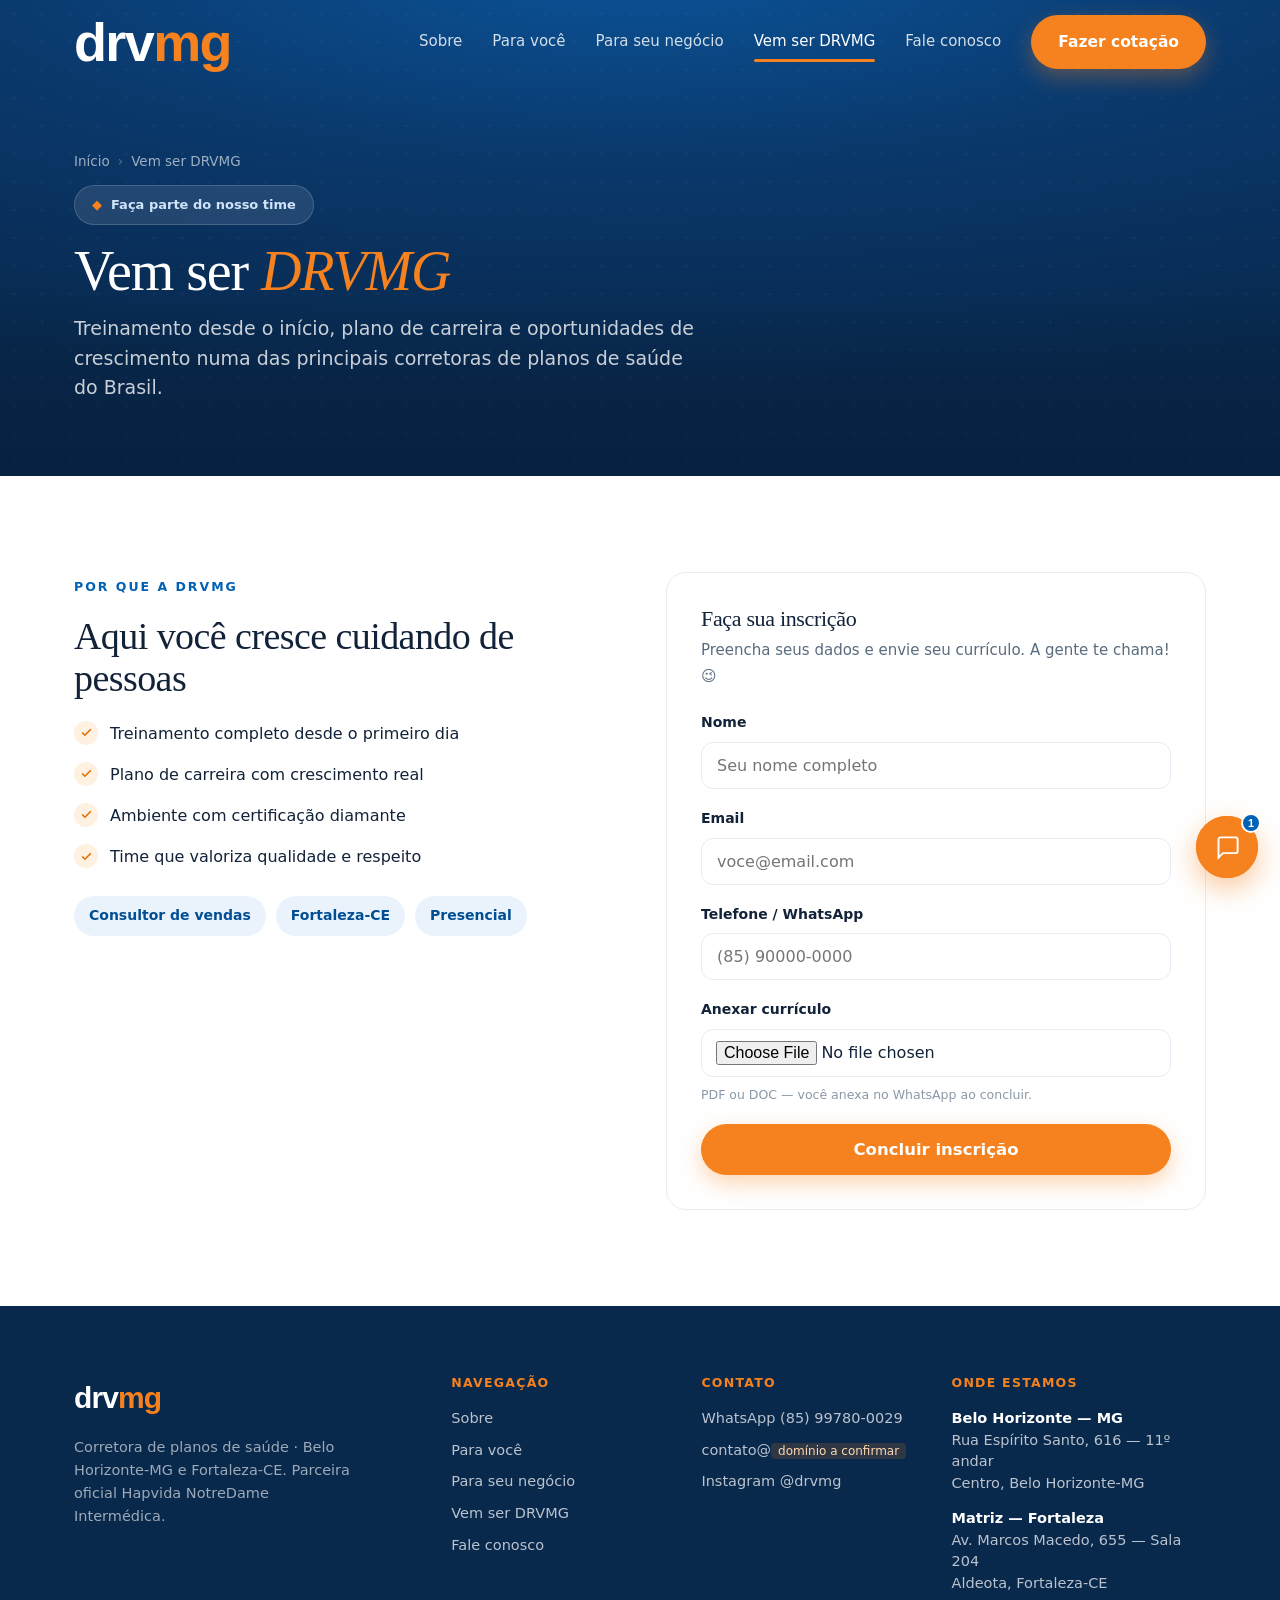
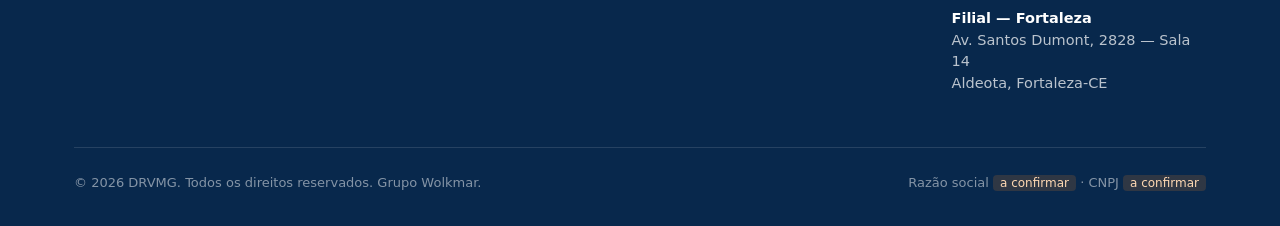
<file: vem-ser-drvmg.html>
<!doctype html>
<html lang="pt-BR">
<head>
<meta charset="utf-8" />
<meta name="viewport" content="width=device-width, initial-scale=1" />
<title>Vem ser DRVMG | Trabalhe conosco</title>
<meta name="description" content="Faça parte do time DRVMG. Plano de carreira, treinamento desde o início e oportunidades de crescimento numa corretora certificação diamante." />
<link rel="preconnect" href="https://fonts.googleapis.com" />
<link rel="preconnect" href="https://fonts.gstatic.com" crossorigin />
<link href="https://fonts.googleapis.com/css2?family=Newsreader:ital,opsz,wght@0,6..72,300;0,6..72,400;0,6..72,500;1,6..72,400;1,6..72,500&family=Hanken+Grotesk:wght@400;500;600;700&display=swap" rel="stylesheet" />
<link rel="stylesheet" href="assets/styles.css" />

<!--seo:start-->
<link rel="canonical" href="https://drvmg.com.br/vem-ser-drvmg.html" />
<meta name="robots" content="index, follow, max-image-preview:large, max-snippet:-1" />
<meta name="author" content="DRVMG" />
<meta name="theme-color" content="#0061B5" />
<meta name="referrer" content="strict-origin-when-cross-origin" />
<meta http-equiv="Content-Security-Policy" content="default-src 'self'; script-src 'self' 'unsafe-inline'; style-src 'self' 'unsafe-inline' https://fonts.googleapis.com; font-src 'self' https://fonts.gstatic.com; img-src 'self' data:; connect-src 'self'; base-uri 'self'; form-action 'self'; frame-ancestors 'none'; object-src 'none'" />
<meta name="geo.region" content="BR-MG" />
<meta name="geo.placename" content="Minas Gerais" />
<meta property="og:type" content="website" />
<meta property="og:site_name" content="DRVMG" />
<meta property="og:locale" content="pt_BR" />
<meta property="og:url" content="https://drvmg.com.br/vem-ser-drvmg.html" />
<meta property="og:title" content="Vem ser DRVMG | Trabalhe conosco" />
<meta property="og:description" content="Faça parte do time DRVMG. Plano de carreira, treinamento desde o início e oportunidades de crescimento numa corretora certificação diamante." />
<meta property="og:image" content="https://drvmg.com.br/og-image.png" />
<meta property="og:image:width" content="1200" />
<meta property="og:image:height" content="630" />
<meta property="og:image:alt" content="DRVMG — Planos de Saúde Hapvida" />
<meta name="twitter:card" content="summary_large_image" />
<meta name="twitter:title" content="Vem ser DRVMG | Trabalhe conosco" />
<meta name="twitter:description" content="Faça parte do time DRVMG. Plano de carreira, treinamento desde o início e oportunidades de crescimento numa corretora certificação diamante." />
<meta name="twitter:image" content="https://drvmg.com.br/og-image.png" />
<link rel="icon" href="/favicon.ico" sizes="any" />
<link rel="icon" href="/favicon.svg" type="image/svg+xml" />
<link rel="apple-touch-icon" href="/apple-touch-icon.png" />
<link rel="manifest" href="/site.webmanifest" />
<script type="application/ld+json">[{"@context":"https://schema.org","@type":"InsuranceAgency","@id":"https://drvmg.com.br/#organizacao","name":"DRVMG","alternateName":"DRVMG Corretora de Planos de Saúde","url":"https://drvmg.com.br/","logo":"https://drvmg.com.br/icon-512.png","image":"https://drvmg.com.br/og-image.png","description":"Corretora certificação diamante no Hapvida NotreDame Intermédica. Planos individual, familiar e empresarial em Minas Gerais com atendimento consultivo.","telephone":"+55-85-99780-0029","foundingDate":"2015","priceRange":"$","areaServed":["Minas Gerais","Belo Horizonte","Fortaleza"],"address":[{"@type":"PostalAddress","streetAddress":"Rua Espírito Santo, 616 - 11º andar - Centro","addressLocality":"Belo Horizonte","addressRegion":"MG","addressCountry":"BR"},{"@type":"PostalAddress","streetAddress":"Av. Marcos Macedo, 655 - Sala 204 - Aldeota","addressLocality":"Fortaleza","addressRegion":"CE","postalCode":"60150-190","addressCountry":"BR"}],"sameAs":["https://instagram.com/drvmg"],"knowsAbout":["Planos de saúde","Hapvida NotreDame Intermédica","Plano empresarial","Plano familiar"]},{"@context":"https://schema.org","@type":"BreadcrumbList","itemListElement":[{"@type":"ListItem","position":1,"name":"Início","item":"https://drvmg.com.br/"},{"@type":"ListItem","position":2,"name":"Vem ser DRVMG","item":"https://drvmg.com.br/vem-ser-drvmg.html"}]}]</script>
<!--seo:end-->
</head>
<body data-page="vem-ser-drvmg" data-nopopup>
<main>
  <section class="hero hero-sm">
    <div class="wrap"><div class="inner">
      <div class="crumbs rv"><a href="index.html">Início</a><span class="sep">›</span><span>Vem ser DRVMG</span></div>
      <span class="hpill rv d1" style="margin-top:12px"><span class="dm">◆</span> Faça parte do nosso time</span>
      <h1 class="rv d1">Vem ser <span class="mk">DRVMG</span></h1>
      <p class="lede rv d2">Treinamento desde o início, plano de carreira e oportunidades de crescimento numa das principais corretoras de planos de saúde do Brasil.</p>
    </div></div>
  </section>

  <section class="pad">
    <div class="wrap">
      <div class="grid-2" style="gap:52px;align-items:start">
        <div class="rv">
          <span class="over">Por que a DRVMG</span>
          <h2 style="font-size:clamp(28px,3.4vw,38px);margin:14px 0 20px">Aqui você cresce cuidando de pessoas</h2>
          <ul class="list-check">
            <li><span class="ck"><svg width="13" height="13" viewBox="0 0 24 24" fill="none" stroke="currentColor" stroke-width="3"><path d="M20 6 9 17l-5-5"/></svg></span>Treinamento completo desde o primeiro dia</li>
            <li><span class="ck"><svg width="13" height="13" viewBox="0 0 24 24" fill="none" stroke="currentColor" stroke-width="3"><path d="M20 6 9 17l-5-5"/></svg></span>Plano de carreira com crescimento real</li>
            <li><span class="ck"><svg width="13" height="13" viewBox="0 0 24 24" fill="none" stroke="currentColor" stroke-width="3"><path d="M20 6 9 17l-5-5"/></svg></span>Ambiente com certificação diamante</li>
            <li><span class="ck"><svg width="13" height="13" viewBox="0 0 24 24" fill="none" stroke="currentColor" stroke-width="3"><path d="M20 6 9 17l-5-5"/></svg></span>Time que valoriza qualidade e respeito</li>
          </ul>
          <div class="chips" style="margin-top:26px">
            <span class="chip">Consultor de vendas</span><span class="chip">Fortaleza-CE</span><span class="chip">Presencial</span>
          </div>
        </div>

        <div class="card rv d1" style="padding:34px">
          <h3 style="margin-bottom:6px">Faça sua inscrição</h3>
          <p style="color:var(--gray);font-size:15px;margin-bottom:22px">Preencha seus dados e envie seu currículo. A gente te chama! 😉</p>
          <form data-waform="Nova candidatura — Vem ser DRVMG" novalidate>
            <div class="field"><label for="cn">Nome</label><input class="input" id="cn" data-label="Nome" required placeholder="Seu nome completo"><span class="errmsg">Informe seu nome.</span></div>
            <div class="field"><label for="ce">Email</label><input class="input" id="ce" type="email" data-label="Email" required placeholder="voce@email.com"><span class="errmsg">Informe um e-mail válido.</span></div>
            <div class="field"><label for="cp">Telefone / WhatsApp</label><input class="input" id="cp" data-label="Telefone" required inputmode="tel" placeholder="(85) 90000-0000"><span class="errmsg">Informe um telefone.</span></div>
            <div class="field"><label for="cv">Anexar currículo</label><input class="input" id="cv" type="file" accept=".pdf,.doc,.docx" style="padding:11px 14px"><span class="hint">PDF ou DOC — você anexa no WhatsApp ao concluir.</span></div>
            <button class="btn btn-orange btn-block btn-lg" type="submit">Concluir inscrição</button>
          </form>
          <div data-ok class="form-ok" style="display:none;padding:20px 0">
            <div class="ok-ic"><svg width="30" height="30" viewBox="0 0 24 24" fill="none" stroke="currentColor" stroke-width="2"><path d="M20 6 9 17l-5-5"/></svg></div>
            <h4>Inscrição recebida! 🎉</h4>
            <p style="color:var(--gray);font-size:14.5px;max-width:34ch;margin:8px auto 0">Continue no WhatsApp para anexar seu currículo. Boa sorte!</p>
          </div>
        </div>
      </div>
    </div>
  </section>
</main>
<script src="assets/app.js"></script>
</body>
</html>
</file>
<file: assets/styles.css>
@import url('https://fonts.googleapis.com/css2?family=Baloo+2:wght@600;700;800&display=swap');
/* DRVMG — design system compartilhado (Newsreader + Hanken + Baloo 2, cores Hapvida) */
:root{
  --blue:#0061B5; --blue-600:#0071D1; --blue-700:#004E93; --blue-800:#0A386B; --blue-900:#08284C;
  --blue-50:#EAF3FC; --blue-100:#D6E7F8;
  --orange:#F5821E; --orange-600:#E06E00; --orange-50:#FEF1E1; --orange-100:#FDE0BF;
  --ink:#122238; --gray:#5A6B7E; --gray-2:#8A98A8;
  --paper:#F6FAFE; --white:#fff; --line:#E6EDF4;
  --font:"Hanken Grotesk",system-ui,sans-serif; --serif:"Newsreader",Georgia,serif; --logo:"Baloo 2","Hanken Grotesk",sans-serif;
  --sh:0 20px 50px rgba(9,45,90,.14); --sh-sm:0 8px 22px rgba(9,45,90,.08);
  --head-h:84px;
}
*{margin:0;padding:0;box-sizing:border-box}
html{scroll-behavior:smooth}
body{background:var(--white);color:var(--ink);font-family:var(--font);font-weight:400;font-size:16.5px;line-height:1.7;-webkit-font-smoothing:antialiased}
.wrap{max-width:1200px;margin:0 auto;padding:0 34px}
a{color:inherit;text-decoration:none}
img{max-width:100%;display:block}
h1,h2,h3,h4{font-family:var(--serif);font-weight:500;letter-spacing:-.015em;line-height:1.12;color:var(--ink)}
.over{font-size:12.5px;font-weight:600;letter-spacing:.16em;text-transform:uppercase;color:var(--blue)}
.serif{font-family:var(--serif)}

/* buttons */
.btn{font-family:var(--font);font-weight:600;font-size:15.5px;cursor:pointer;border:0;border-radius:999px;transition:all .22s ease;display:inline-flex;align-items:center;justify-content:center;gap:9px;text-align:center}
.btn-orange{background:var(--orange);color:#fff;padding:14px 27px;box-shadow:0 8px 22px rgba(245,130,30,.34)}
.btn-orange:hover{background:var(--orange-600);transform:translateY(-2px)}
.btn-blue{background:var(--blue);color:#fff;padding:14px 27px;box-shadow:0 8px 22px rgba(0,97,181,.28)}
.btn-blue:hover{background:var(--blue-700);transform:translateY(-2px)}
.btn-white{background:#fff;color:var(--blue-700);padding:14px 27px}
.btn-white:hover{transform:translateY(-2px);box-shadow:0 12px 28px rgba(0,0,0,.14)}
.btn-lineW{background:transparent;color:#fff;padding:13px 25px;border:1.5px solid rgba(255,255,255,.4)}
.btn-lineW:hover{border-color:#fff;background:rgba(255,255,255,.1)}
.btn-ghost{background:#fff;color:var(--blue);padding:13px 25px;border:1.5px solid var(--blue-100)}
.btn-ghost:hover{border-color:var(--blue);background:var(--blue-50)}
.btn-dk{background:var(--blue-900);color:#fff;padding:16px 32px;font-size:16.5px}
.btn-dk:hover{transform:translateY(-2px);background:#061c38}
.btn-lg{padding:16px 32px;font-size:16.5px}
.btn-block{width:100%}
.btn:disabled{opacity:.45;cursor:not-allowed;transform:none}

/* header */
.site-head{position:fixed;top:0;left:0;right:0;z-index:60;transition:background .3s ease,box-shadow .3s ease}
.site-head .wrap{display:flex;align-items:center;justify-content:space-between;height:var(--head-h)}
.brand{font-family:var(--logo);font-weight:800;font-size:54px;letter-spacing:-.03em;color:#fff;transition:color .3s ease;line-height:1}
.brand span{color:var(--orange)}
.nav{display:flex;align-items:center;gap:30px}
.navlink{font-size:15px;font-weight:500;color:rgba(255,255,255,.82);position:relative;padding:4px 0;transition:color .3s ease}
.navlink::after{content:"";position:absolute;left:0;bottom:-3px;width:0;height:2.5px;border-radius:2px;background:var(--orange);transition:width .28s ease}
.navlink:hover,.navlink.active{color:#fff}.navlink:hover::after,.navlink.active::after{width:100%}
.hamb{display:none;background:none;border:0;color:#fff;cursor:pointer;padding:6px}
.site-head.scrolled{background:#fff;box-shadow:0 6px 20px rgba(9,45,90,.09)}
.site-head.scrolled .brand{color:var(--blue-900)}
.site-head.scrolled .navlink{color:var(--gray)}
.site-head.scrolled .navlink:hover,.site-head.scrolled .navlink.active{color:var(--ink)}
.site-head.scrolled .hamb{color:var(--ink)}
/* mobile drawer */
.mmenu{position:fixed;inset:0;z-index:70;background:rgba(8,40,76,.5);backdrop-filter:blur(3px);opacity:0;visibility:hidden;transition:opacity .3s ease}
.mmenu.open{opacity:1;visibility:visible}
.mmenu-panel{position:absolute;top:0;right:0;height:100%;width:min(86%,340px);background:#fff;padding:26px 24px;display:flex;flex-direction:column;gap:6px;transform:translateX(100%);transition:transform .32s cubic-bezier(.2,.7,.2,1)}
.mmenu.open .mmenu-panel{transform:none}
.mmenu-panel .mm-top{display:flex;justify-content:space-between;align-items:center;margin-bottom:18px}
.mmenu-panel .brand{color:var(--blue-900)}
.mmenu-panel a{font-size:17px;font-weight:500;color:var(--ink);padding:13px 8px;border-bottom:1px solid var(--line)}
.mmenu-panel a.active{color:var(--orange-600)}
.mmenu-panel .btn{margin-top:16px}
.iconbtn{background:none;border:0;color:var(--ink);cursor:pointer;padding:6px}

/* hero */
.hero{position:relative;background:radial-gradient(120% 85% at 50% -5%,#0B5296 0%,#0A386B 46%,#08284C 100%);color:#fff;overflow:hidden;padding:150px 0 128px;text-align:center}
.hero::before{content:"";position:absolute;inset:0;background-image:radial-gradient(rgba(255,255,255,.05) 1px,transparent 1.4px);background-size:28px 28px;pointer-events:none}
.hero::after{content:"";position:absolute;left:0;right:0;bottom:0;height:180px;background:linear-gradient(to bottom,transparent,rgba(6,26,52,.5));pointer-events:none}
.hero .inner{position:relative;z-index:2;max-width:880px;margin:0 auto}
.hpill{display:inline-flex;align-items:center;gap:9px;font-size:13px;font-weight:600;padding:8px 17px;border-radius:999px;background:rgba(255,255,255,.1);border:1px solid rgba(255,255,255,.16);color:#cfe4fb}
.hpill .dm{color:var(--orange)}
.hero h1{color:#fff;font-weight:400;font-size:clamp(42px,6vw,74px);line-height:1.02;letter-spacing:-.02em;margin:26px 0 24px}
.hero h1 .mk{color:var(--orange);font-style:italic}
.hero .lede{font-size:20px;line-height:1.55;color:rgba(255,255,255,.78);max-width:44ch;margin:0 auto}
.hero-cta{display:flex;gap:15px;justify-content:center;margin-top:36px;flex-wrap:wrap}
/* compact hero for sub-pages */
.hero-sm{padding:150px 0 74px;text-align:left}
.hero-sm .inner{margin:0;max-width:760px}
.hero-sm h1{font-size:clamp(34px,5vw,56px);margin:18px 0 14px}
.hero-sm .lede{margin:0;font-size:19px;max-width:52ch}
.crumbs{font-size:13.5px;color:rgba(255,255,255,.6);display:flex;gap:8px;align-items:center}
.crumbs a:hover{color:#fff}.crumbs .sep{opacity:.5}

/* floating stat bar */
.statbar{background:#fff;border-radius:24px;box-shadow:var(--sh);margin-top:-72px;position:relative;z-index:20;display:grid;grid-template-columns:repeat(4,1fr);padding:34px 10px}
.stat{text-align:center;padding:6px 18px;position:relative}
.stat + .stat::before{content:"";position:absolute;left:0;top:14%;height:72%;width:1px;background:var(--line)}
.stat .n{font-family:var(--serif);font-size:52px;font-weight:400;line-height:1;color:var(--blue);letter-spacing:-.02em}
.stat .t{margin-top:7px;font-size:13.5px;color:var(--gray);font-weight:500}

/* sections */
section.pad{padding:96px 0}
section.pad-sm{padding:64px 0}
.sechead{max-width:640px;margin-bottom:48px}
.sechead.center{margin:0 auto 52px;text-align:center}
.sechead h2{font-size:clamp(30px,3.8vw,44px);margin-top:14px}
.sechead p{margin-top:14px;color:var(--gray);font-size:17px}
.bg-paper{background:var(--paper)}

/* bento plans */
.bento{display:grid;grid-template-columns:repeat(4,1fr);grid-auto-rows:1fr;gap:18px}
.tile{border-radius:24px;padding:34px;display:flex;flex-direction:column;transition:transform .28s ease,box-shadow .28s ease}
.tile:hover{transform:translateY(-5px)}
.tA{grid-column:1/3;grid-row:1/3;background:linear-gradient(155deg,var(--blue) 0%,var(--blue-800) 100%);color:#fff;justify-content:space-between;overflow:hidden;position:relative}
.tA::after{content:"";position:absolute;right:-60px;bottom:-70px;width:210px;height:210px;border-radius:50%;background:rgba(255,255,255,.07)}
.tA .over{color:var(--orange)}
.tA h3{color:#fff;font-size:34px;margin:14px 0 0;line-height:1.1}
.tA p{color:rgba(255,255,255,.8);font-size:16px;margin-top:14px;position:relative;z-index:1}
.tA .btn{align-self:flex-start;margin-top:26px;position:relative;z-index:1}
.tB{grid-column:3/5;grid-row:1/2;background:#fff;border:1.5px solid var(--line)}
.tC{grid-column:3/4;grid-row:2/3;background:var(--orange-50);border:1.5px solid var(--orange-100)}
.tD{grid-column:4/5;grid-row:2/3;background:#fff;border:1.5px solid var(--line)}
.tB,.tC,.tD{justify-content:space-between}
.tB:hover,.tC:hover,.tD:hover{box-shadow:var(--sh-sm);border-color:transparent}
.pic{width:50px;height:50px;border-radius:14px;display:flex;align-items:center;justify-content:center;background:var(--blue-50);color:var(--blue);margin-bottom:16px}
.tC .pic{background:#fff;color:var(--orange-600)}
.tile h4{font-size:22px;margin-bottom:9px}
.tile .desc{font-size:15px;color:var(--gray);line-height:1.55;margin-bottom:20px}
.go{font-size:15px;font-weight:600;color:var(--blue);display:inline-flex;align-items:center;gap:8px}
.tC .go{color:var(--orange-600)}
.go .arw{transition:transform .22s ease}.tile:hover .go .arw,.go:hover .arw{transform:translateX(5px)}
.tag{font-size:12px;font-weight:600;color:var(--orange-600);letter-spacing:.06em;text-transform:uppercase}

/* institutional floating card */
.instcard{background:linear-gradient(150deg,var(--blue-900),var(--blue-800));color:#fff;border-radius:30px;padding:64px;display:grid;grid-template-columns:.8fr 1.2fr;gap:52px;align-items:center;box-shadow:var(--sh);position:relative;overflow:hidden}
.instcard::before{content:"";position:absolute;left:-70px;bottom:-90px;width:280px;height:280px;border-radius:50%;background:rgba(245,130,30,.16)}
.instcard .over{color:var(--orange)}
.instcard h2{color:#fff;margin-top:14px}
.seal{width:62px;height:62px;border-radius:18px;background:var(--orange);display:flex;align-items:center;justify-content:center;margin-bottom:22px;box-shadow:0 10px 24px rgba(245,130,30,.4)}
.instcard p{font-size:17px;line-height:1.78;color:rgba(255,255,255,.85);position:relative;z-index:1}

/* numbered benefits */
.bengrid{display:grid;grid-template-columns:repeat(3,1fr);gap:2px;background:var(--line);border:1px solid var(--line);border-radius:22px;overflow:hidden}
.ben{background:#fff;padding:38px 34px;transition:background .25s ease;position:relative}
.ben:hover{background:var(--blue-50)}
.ben .ix{font-family:var(--serif);font-size:34px;color:var(--orange);line-height:1;font-weight:400}
.ben h4{font-size:19px;margin:16px 0 9px}
.ben p{font-size:14.5px;color:var(--gray);line-height:1.6}
.ben .ic{position:absolute;top:38px;right:34px;color:var(--blue-100)}
.ben:hover .ic{color:var(--blue)}

/* carencias timeline */
.care{background:var(--blue-900);color:#fff}
.care .sechead h2{color:#fff}.care .sechead p{color:rgba(255,255,255,.72)}
.tline{max-width:720px}
.titem{display:grid;grid-template-columns:100px 34px 1fr;align-items:center;padding:16px 0}
.titem .pz{font-family:var(--serif);font-size:24px;font-weight:400;color:var(--orange);text-align:right}
.titem .cnx{position:relative;height:100%;display:flex;align-items:center;justify-content:center}
.titem .cnx::before{content:"";position:absolute;top:-50%;bottom:-50%;width:2px;background:rgba(255,255,255,.16)}
.titem:first-child .cnx::before{top:50%}.titem:last-child .cnx::before{bottom:50%}
.titem .dot{width:13px;height:13px;border-radius:50%;background:var(--orange);box-shadow:0 0 0 5px rgba(245,130,30,.2);position:relative;z-index:1}
.titem .cv{font-size:16.5px;color:rgba(255,255,255,.9)}
.carenote{margin-top:22px;font-size:13px;color:rgba(255,255,255,.5)}
.care-grid{display:grid;grid-template-columns:1fr 1fr;gap:24px;align-items:center}
.care-grid .tline{max-width:none}
.care-media{display:flex;justify-content:center;align-items:center}
.care-media img{width:100%;max-width:530px;height:auto;display:block;filter:drop-shadow(0 24px 50px rgba(0,0,0,.35))}
@media(max-width:920px){.care-grid{grid-template-columns:1fr;gap:8px}.care-media img{max-width:420px}}

/* cta band */
.bandcard{background:linear-gradient(120deg,var(--orange),#ff9d42);border-radius:28px;padding:56px;display:flex;align-items:center;justify-content:space-between;gap:36px;flex-wrap:wrap;position:relative;overflow:hidden}
.bandcard::before{content:"";position:absolute;right:-50px;top:-70px;width:240px;height:240px;border-radius:50%;background:rgba(255,255,255,.14)}
.bandcard h2{color:#fff;max-width:18ch;position:relative;z-index:1}
.bandcard p{color:rgba(255,255,255,.92);margin-top:8px;position:relative;z-index:1}
.bandcard .btn{position:relative;z-index:1}

/* generic cards / values / faq / contact */
.grid-3{display:grid;grid-template-columns:repeat(3,1fr);gap:20px}
.grid-2{display:grid;grid-template-columns:repeat(2,1fr);gap:22px}
.card{background:#fff;border:1.5px solid var(--line);border-radius:20px;padding:32px}
.card h3{font-size:22px;margin-bottom:10px}
.card h4{font-size:19px;margin-bottom:8px}
.card p{color:var(--gray);font-size:15.5px}
.card .pic{margin-bottom:16px}
.chips{display:flex;flex-wrap:wrap;gap:10px}
.chip{background:var(--blue-50);color:var(--blue-700);font-weight:600;font-size:14px;padding:8px 15px;border-radius:999px;display:inline-flex;gap:8px;align-items:center}
.list-check{list-style:none;display:grid;gap:14px}
.list-check li{display:flex;gap:12px;align-items:flex-start;font-size:16px;color:var(--ink)}
.list-check .ck{flex:none;width:24px;height:24px;border-radius:50%;background:var(--orange-50);color:var(--orange-600);display:flex;align-items:center;justify-content:center;margin-top:1px}

.faq-item{border-bottom:1px solid var(--line)}
.faq-q{width:100%;background:none;border:0;cursor:pointer;display:flex;justify-content:space-between;align-items:center;gap:20px;padding:22px 4px;font-family:var(--font);font-size:17.5px;font-weight:500;color:var(--ink);text-align:left}
.faq-q .fx{flex:none;color:var(--orange);transition:transform .3s ease}
.faq-item.open .fx{transform:rotate(45deg)}
.faq-a{max-height:0;overflow:hidden;transition:max-height .35s ease}
.faq-a p{padding:0 4px 22px;color:var(--gray);font-size:16px;max-width:70ch}

/* footer */
footer{background:var(--blue-900);color:rgba(255,255,255,.7);font-size:14.5px}
footer .wrap{padding:66px 34px 32px}
.fgrid{display:grid;grid-template-columns:1.6fr 1fr 1fr 1.2fr;gap:38px;padding-bottom:42px;border-bottom:1px solid rgba(255,255,255,.12)}
.fbrand .mark{font-family:var(--logo);font-weight:800;font-size:30px;letter-spacing:-.03em;color:#fff}
.fbrand .mark span{color:var(--orange)}
.fbrand p{margin-top:13px;max-width:30ch;line-height:1.6;color:rgba(255,255,255,.6)}
.fcol h5{font-size:12.5px;letter-spacing:.1em;text-transform:uppercase;color:var(--orange);margin-bottom:15px;font-weight:600}
.fcol a,.fcol div{display:block;color:rgba(255,255,255,.72);margin-bottom:10px;line-height:1.5}
.fcol a:hover{color:#fff}
.ph{color:#ffd9b3;font-size:12px;background:rgba(245,130,30,.16);padding:1px 7px;border-radius:4px}
.foot-bottom{padding-top:24px;display:flex;justify-content:space-between;gap:18px;flex-wrap:wrap;font-size:13px;color:rgba(255,255,255,.5)}

/* forms */
.field{display:flex;flex-direction:column;gap:7px;margin-bottom:18px}
.field label{font-size:14px;font-weight:600;color:var(--ink)}
.field .hint{font-size:12.5px;color:var(--gray-2)}
.input,.select,.textarea{font-family:var(--font);font-size:16px;color:var(--ink);background:#fff;border:1.5px solid var(--line);border-radius:12px;padding:13px 15px;transition:border-color .2s ease,box-shadow .2s ease;width:100%}
.input:focus,.select:focus,.textarea:focus{outline:0;border-color:var(--blue);box-shadow:0 0 0 4px var(--blue-50)}
.input.err,.select.err{border-color:#e2564f;box-shadow:0 0 0 4px #fdecec}
.errmsg{font-size:12.5px;color:#c23a34;display:none}
.field.invalid .errmsg{display:block}
.opt-cards.grp-invalid .opt{border-color:#e2564f}
.row-2{display:grid;grid-template-columns:1fr 1fr;gap:16px}

/* radio option cards */
.opt-cards{display:grid;gap:14px}
.opt-cards.cols-2{grid-template-columns:1fr 1fr}
.opt-cards.cols-3{grid-template-columns:repeat(3,1fr)}
.opt{position:relative;border:1.5px solid var(--line);border-radius:16px;padding:20px 18px;cursor:pointer;transition:all .2s ease;background:#fff;display:flex;gap:14px;align-items:flex-start}
.opt:hover{border-color:var(--blue-100);background:var(--blue-50)}
.opt input{position:absolute;opacity:0;pointer-events:none}
.opt .oi{flex:none;width:44px;height:44px;border-radius:12px;background:var(--blue-50);color:var(--blue);display:flex;align-items:center;justify-content:center}
.opt .ot{font-weight:600;color:var(--ink);font-size:16px}
.opt .od{font-size:13.5px;color:var(--gray);margin-top:2px}
.opt .chkmark{position:absolute;top:14px;right:14px;width:22px;height:22px;border-radius:50%;border:2px solid var(--line);display:flex;align-items:center;justify-content:center;color:#fff;transition:all .2s ease}
.opt.sel{border-color:var(--blue);background:var(--blue-50);box-shadow:0 0 0 3px var(--blue-50)}
.opt.sel .oi{background:var(--blue);color:#fff}
.opt.sel .chkmark{background:var(--blue);border-color:var(--blue)}
.opt.sel .chkmark svg{display:block}.opt .chkmark svg{display:none}

/* floating attendance balloon */
.fab{position:fixed;right:22px;bottom:22px;z-index:80;display:flex;flex-direction:column;align-items:flex-end;gap:14px}
.fab-toast{background:#fff;border-radius:16px 16px 4px 16px;box-shadow:var(--sh);padding:12px 16px;max-width:230px;font-size:13.5px;color:var(--ink);position:relative;opacity:0;transform:translateY(8px) scale(.96);transition:all .3s ease;pointer-events:none}
.fab-toast.show{opacity:1;transform:none;pointer-events:auto}
.fab-toast b{color:var(--blue-700)}
.fab-toast .x{position:absolute;top:6px;right:8px;color:var(--gray-2);cursor:pointer;font-size:15px;line-height:1}
.fab-btn{width:62px;height:62px;border-radius:50%;border:0;cursor:pointer;background:var(--orange);color:#fff;box-shadow:0 10px 28px rgba(245,130,30,.45);display:flex;align-items:center;justify-content:center;position:relative;transition:transform .2s ease}
.fab-btn:hover{transform:scale(1.06)}
.fab-btn .badge{position:absolute;top:-3px;right:-3px;width:20px;height:20px;border-radius:50%;background:var(--blue);color:#fff;font-size:11px;font-weight:700;display:flex;align-items:center;justify-content:center;border:2px solid #fff}
.fab-btn .ring{position:absolute;inset:0;border-radius:50%;border:2px solid var(--orange);animation:pulse 2.2s ease-out infinite}
@keyframes pulse{0%{transform:scale(1);opacity:.7}100%{transform:scale(1.9);opacity:0}}
/* chat panel */
.chat{position:fixed;right:22px;bottom:22px;z-index:81;width:min(92vw,360px);background:#fff;border-radius:20px;box-shadow:var(--sh);overflow:hidden;transform-origin:bottom right;opacity:0;visibility:hidden;transform:translateY(14px) scale(.96);transition:all .28s cubic-bezier(.2,.7,.2,1)}
.chat.open{opacity:1;visibility:visible;transform:none}
.chat-head{background:linear-gradient(140deg,var(--blue),var(--blue-800));color:#fff;padding:20px 20px 22px;display:flex;gap:12px;align-items:center;position:relative}
.chat-head .av{width:44px;height:44px;border-radius:50%;background:rgba(255,255,255,.16);display:flex;align-items:center;justify-content:center;flex:none}
.chat-head .status{font-size:12.5px;color:#bfe0c4;display:flex;align-items:center;gap:6px;margin-top:2px}
.chat-head .status .dot{width:8px;height:8px;border-radius:50%;background:#57d98a;box-shadow:0 0 0 3px rgba(87,217,138,.25)}
.chat-head .close{position:absolute;top:14px;right:14px;color:#fff;background:none;border:0;cursor:pointer;opacity:.85}
.chat-body{padding:18px}
.chat-msg{background:var(--blue-50);color:var(--ink);border-radius:4px 16px 16px 16px;padding:12px 15px;font-size:14.5px;max-width:86%;margin-bottom:16px}
.chat-opts{display:grid;gap:10px}
.chat-opt{display:flex;align-items:center;gap:12px;padding:13px 15px;border:1.5px solid var(--line);border-radius:14px;cursor:pointer;transition:all .2s ease;background:#fff;font-size:15px;font-weight:500;color:var(--ink);text-align:left;width:100%}
.chat-opt:hover{border-color:var(--blue);background:var(--blue-50);transform:translateX(2px)}
.chat-opt .ci{flex:none;width:36px;height:36px;border-radius:10px;background:var(--blue-50);color:var(--blue);display:flex;align-items:center;justify-content:center}
.chat-opt .arw{margin-left:auto;color:var(--gray-2)}
.chat-foot{padding:14px 18px;border-top:1px solid var(--line);font-size:12px;color:var(--gray-2);text-align:center}

/* popup modal */
.modal-ov{position:fixed;inset:0;z-index:90;background:rgba(8,40,76,.55);backdrop-filter:blur(4px);display:flex;align-items:center;justify-content:center;padding:22px;opacity:0;visibility:hidden;transition:opacity .3s ease}
.modal-ov.open{opacity:1;visibility:visible}
.modal{background:#fff;border-radius:24px;overflow:hidden;width:min(100%,860px);display:grid;grid-template-columns:1fr 1fr;box-shadow:var(--sh);transform:translateY(16px) scale(.97);transition:transform .32s cubic-bezier(.2,.7,.2,1)}
.modal-ov.open .modal{transform:none}
.modal-aside{background:linear-gradient(150deg,var(--blue),var(--blue-900));color:#fff;padding:44px 38px;position:relative;overflow:hidden;display:flex;flex-direction:column;justify-content:center}
.modal-aside::before{content:"";position:absolute;right:-60px;bottom:-70px;width:200px;height:200px;border-radius:50%;background:rgba(245,130,30,.2)}
.modal-aside .over{color:var(--orange)}
.modal-aside h3{color:#fff;font-size:28px;margin:12px 0 12px}
.modal-aside p{color:rgba(255,255,255,.82);font-size:15px;position:relative;z-index:1}
.modal-aside ul{list-style:none;margin-top:18px;display:grid;gap:10px;position:relative;z-index:1}
.modal-aside li{display:flex;gap:10px;align-items:center;font-size:14.5px;color:#fff}
.modal-aside li .ck{color:var(--orange)}
.modal-form{padding:44px 38px;position:relative}
.modal-form h4{font-size:21px;margin-bottom:6px}
.modal-form .sub{color:var(--gray);font-size:14.5px;margin-bottom:22px}
.modal-close{position:absolute;top:16px;right:16px;background:#fff;border:1.5px solid var(--line);color:var(--ink);cursor:pointer;width:36px;height:36px;border-radius:50%;display:flex;align-items:center;justify-content:center;z-index:3}
.modal-close:hover{background:var(--blue-50)}
.form-ok{display:none;text-align:center;padding:16px 0}
.form-ok .ok-ic{width:64px;height:64px;border-radius:50%;background:var(--blue-50);color:var(--blue);display:flex;align-items:center;justify-content:center;margin:0 auto 16px}

/* quote wizard */
.wizard{max-width:820px;margin:0 auto;background:#fff;border:1.5px solid var(--line);border-radius:24px;box-shadow:var(--sh-sm);overflow:hidden}
.wz-top{padding:26px 32px 0}
.wz-bar{height:6px;background:var(--line);border-radius:999px;overflow:hidden;margin-bottom:10px}
.wz-fill{height:100%;background:linear-gradient(90deg,var(--blue),var(--orange));width:20%;border-radius:999px;transition:width .4s cubic-bezier(.2,.7,.2,1)}
.wz-meta{display:flex;justify-content:space-between;font-size:13px;color:var(--gray);font-weight:500}
.wz-body{padding:20px 32px 8px}
.wz-step{display:none;animation:fade .35s ease}
.wz-step.active{display:block}
@keyframes fade{from{opacity:0;transform:translateY(10px)}to{opacity:1;transform:none}}
.wz-step h3{font-size:24px;margin-bottom:6px}
.wz-step .stx{color:var(--gray);font-size:15px;margin-bottom:22px}
.wz-nav{display:flex;justify-content:space-between;gap:14px;padding:18px 32px 30px;border-top:1px solid var(--line);margin-top:14px}
.ages{display:grid;gap:10px;margin-top:6px}
.age-row{display:flex;gap:10px;align-items:center}
.age-row .input{max-width:120px}
.age-row .rm{background:var(--blue-50);border:0;color:var(--blue-700);width:42px;height:42px;border-radius:11px;cursor:pointer;flex:none;display:flex;align-items:center;justify-content:center}
.age-row .rm:hover{background:var(--blue-100)}
.addage{background:none;border:1.5px dashed var(--blue-100);color:var(--blue-700);border-radius:12px;padding:11px;cursor:pointer;font-family:var(--font);font-weight:600;font-size:14.5px;display:flex;gap:8px;align-items:center;justify-content:center;margin-top:4px}
.addage:hover{background:var(--blue-50)}
.wz-summary{background:var(--blue-50);border-radius:16px;padding:20px 22px;margin-bottom:8px}
.wz-summary .srow{display:flex;justify-content:space-between;gap:16px;padding:8px 0;border-bottom:1px solid var(--blue-100);font-size:14.5px}
.wz-summary .srow:last-child{border-bottom:0}
.wz-summary .srow span:first-child{color:var(--gray)}
.wz-summary .srow span:last-child{font-weight:600;color:var(--ink);text-align:right}
.wz-done{text-align:center;padding:30px 10px}
.wz-done .ok-ic{width:76px;height:76px;border-radius:50%;background:var(--blue-50);color:var(--blue);display:flex;align-items:center;justify-content:center;margin:0 auto 20px}

/* reveal */
.rv{opacity:0;transform:translateY(24px);transition:opacity .7s cubic-bezier(.2,.7,.2,1),transform .7s cubic-bezier(.2,.7,.2,1)}
.rv.in{opacity:1;transform:none}
.d1{transition-delay:.08s}.d2{transition-delay:.16s}.d3{transition-delay:.24s}
.sr-only{position:absolute;width:1px;height:1px;padding:0;margin:-1px;overflow:hidden;clip:rect(0,0,0,0);border:0}

@media(max-width:920px){
  .nav{display:none}.hamb{display:block}
  .statbar{grid-template-columns:repeat(2,1fr);gap:26px 0}
  .stat:nth-child(3)::before{display:none}
  .bento{grid-template-columns:1fr}
  .tA,.tB,.tC,.tD{grid-column:1/-1;grid-row:auto}
  .tA{min-height:210px}
  .instcard{grid-template-columns:1fr;gap:30px;padding:44px 34px}
  .bengrid,.grid-3,.grid-2,.opt-cards.cols-3{grid-template-columns:1fr}
  .modal{grid-template-columns:1fr}.modal-aside{display:none}
  .fgrid{grid-template-columns:1fr 1fr}
}
@media(max-width:560px){
  .wrap{padding:0 20px}
  .hero{padding:130px 0 116px}.hero-sm{padding:130px 0 62px}
  .titem{grid-template-columns:74px 28px 1fr}.titem .pz{font-size:19px}
  .fgrid{grid-template-columns:1fr}
  .instcard,.bandcard{padding:34px 24px}
  .opt-cards.cols-2{grid-template-columns:1fr}
  .row-2{grid-template-columns:1fr}
  .wz-body,.wz-top,.wz-nav{padding-left:20px;padding-right:20px}
  section.pad{padding:70px 0}
}
</file>
